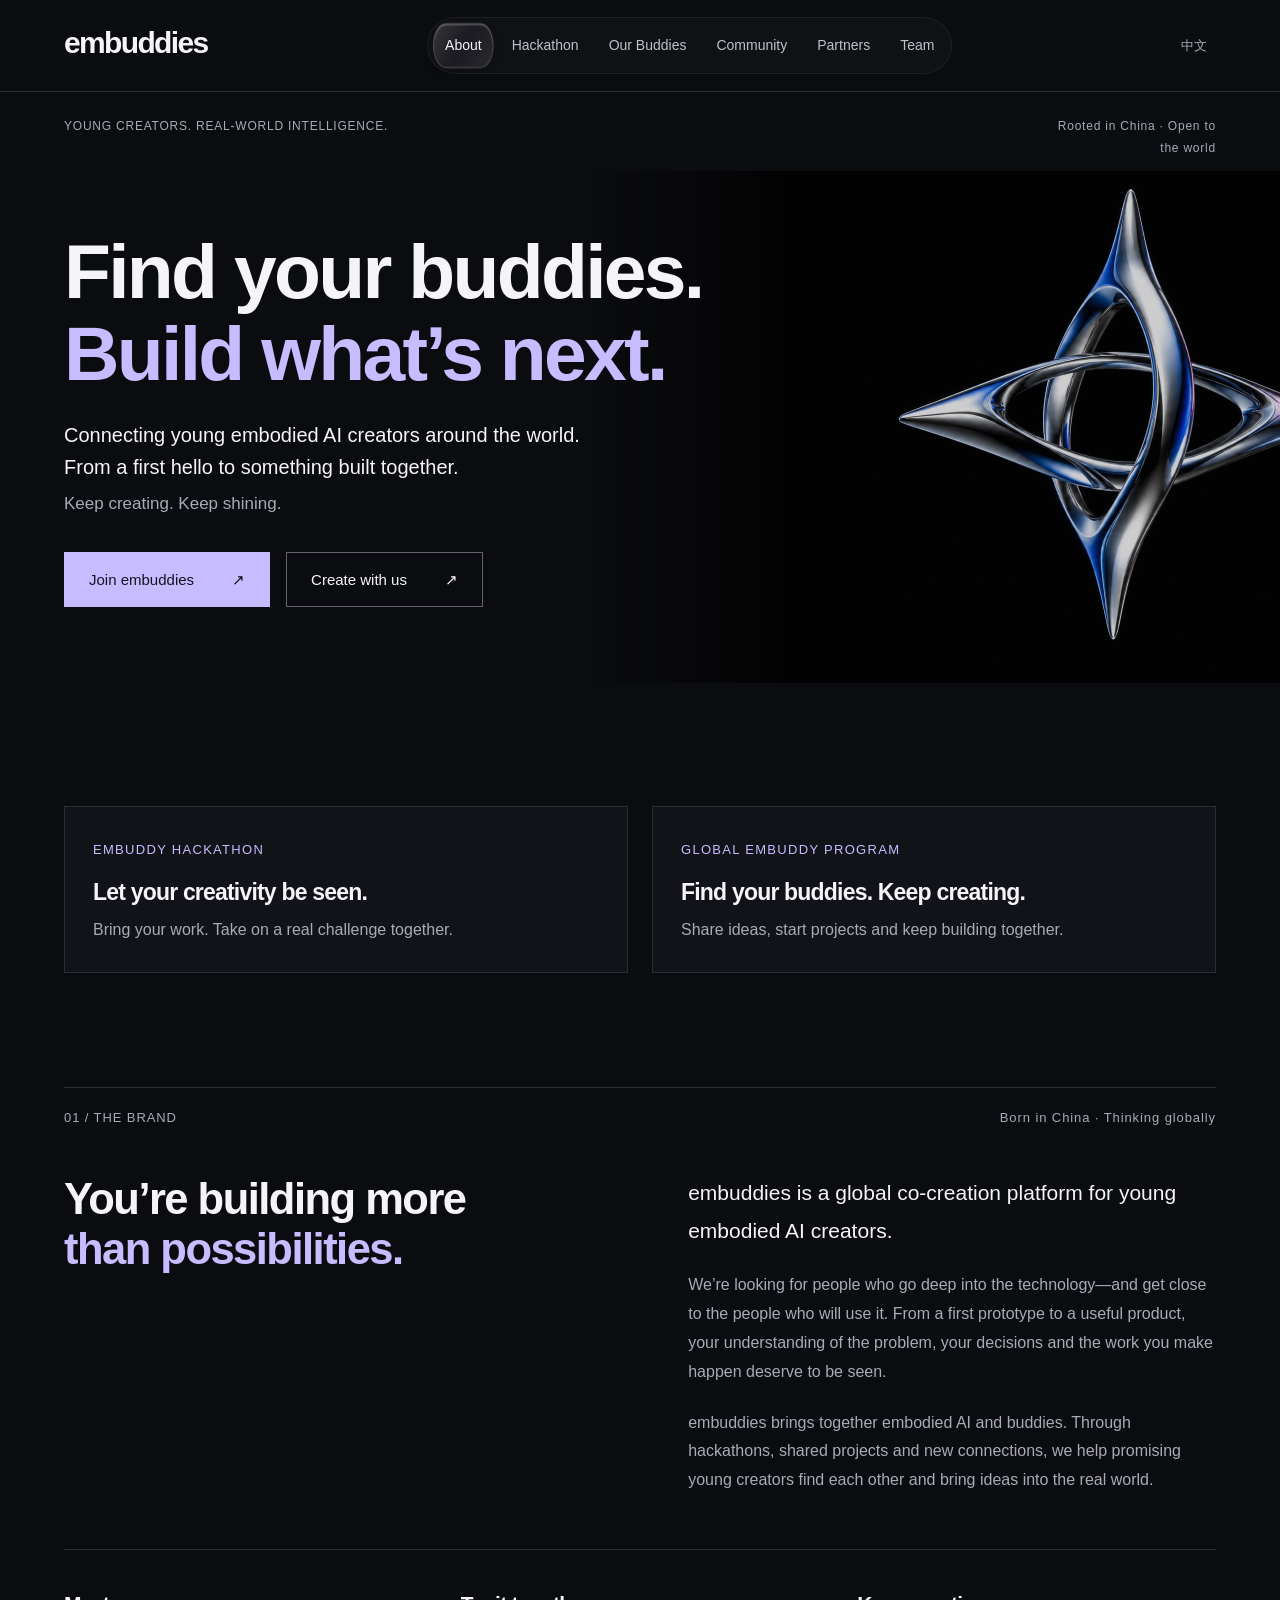
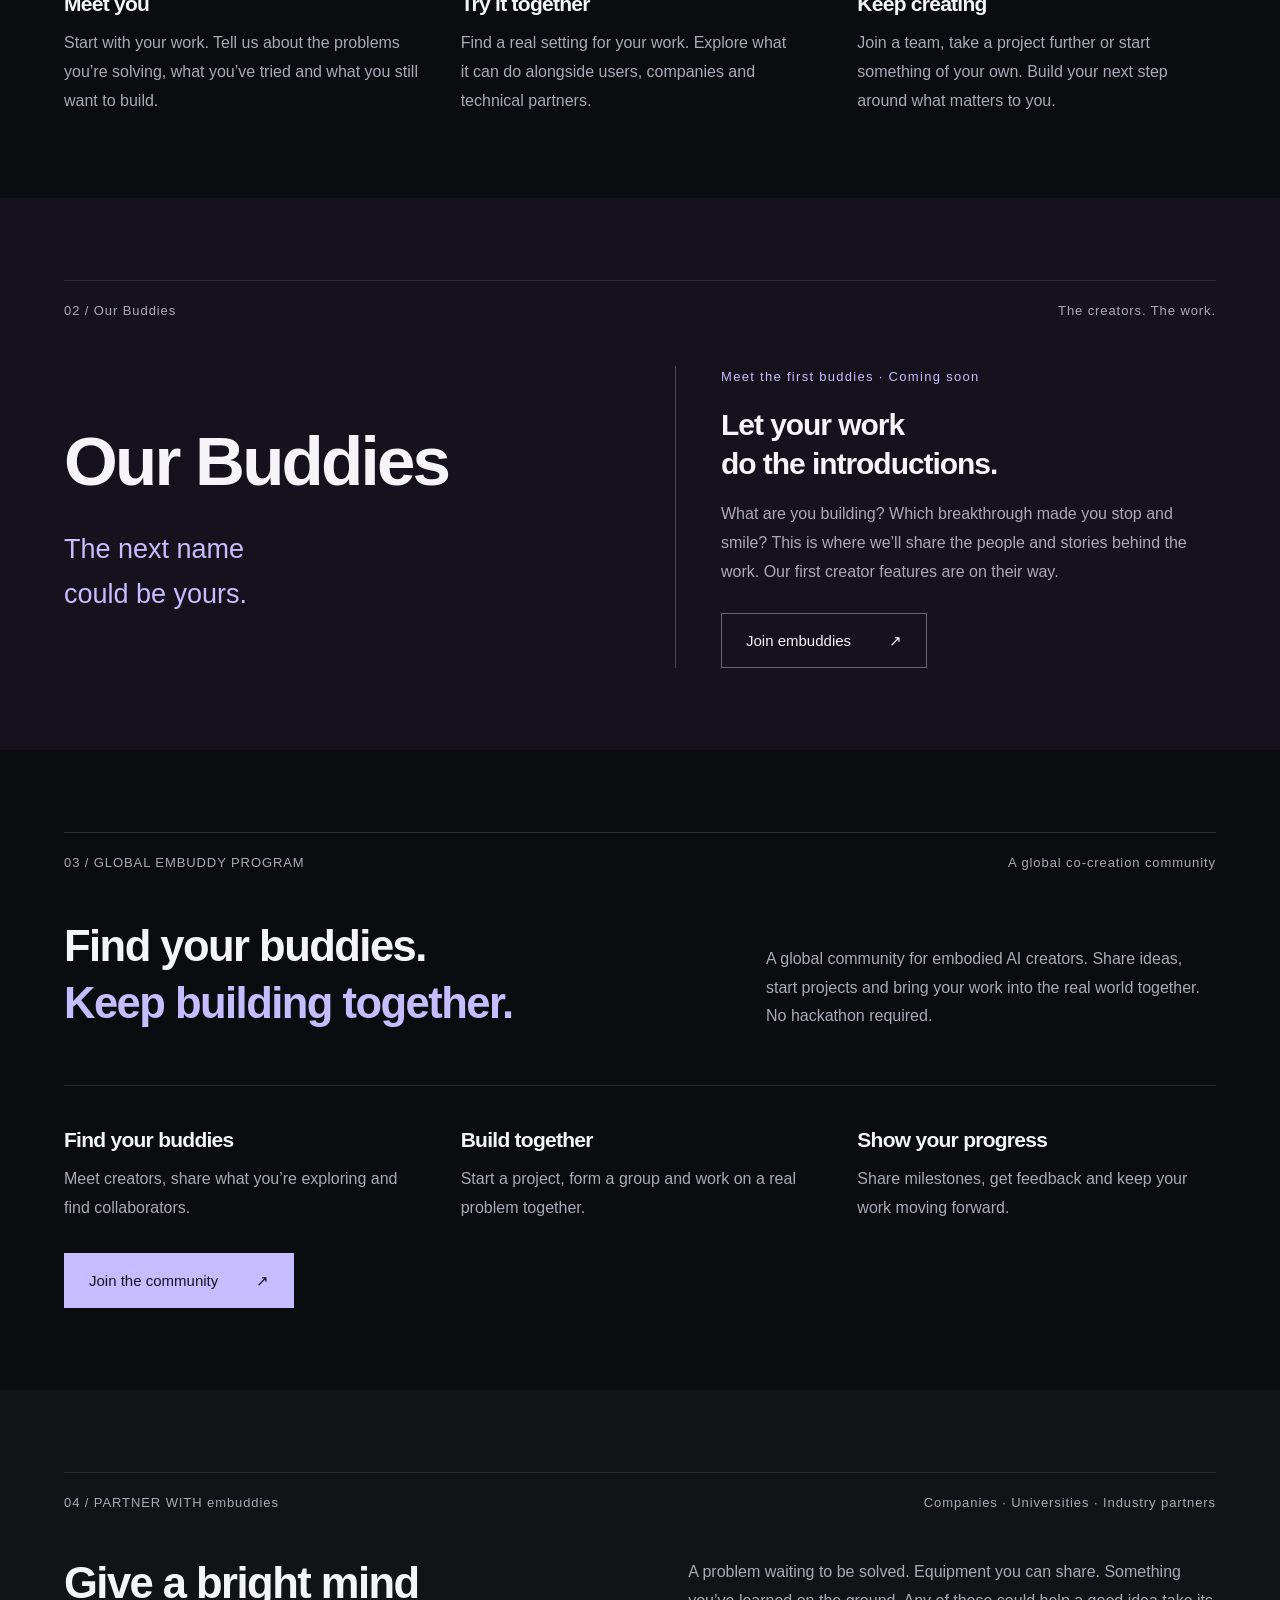
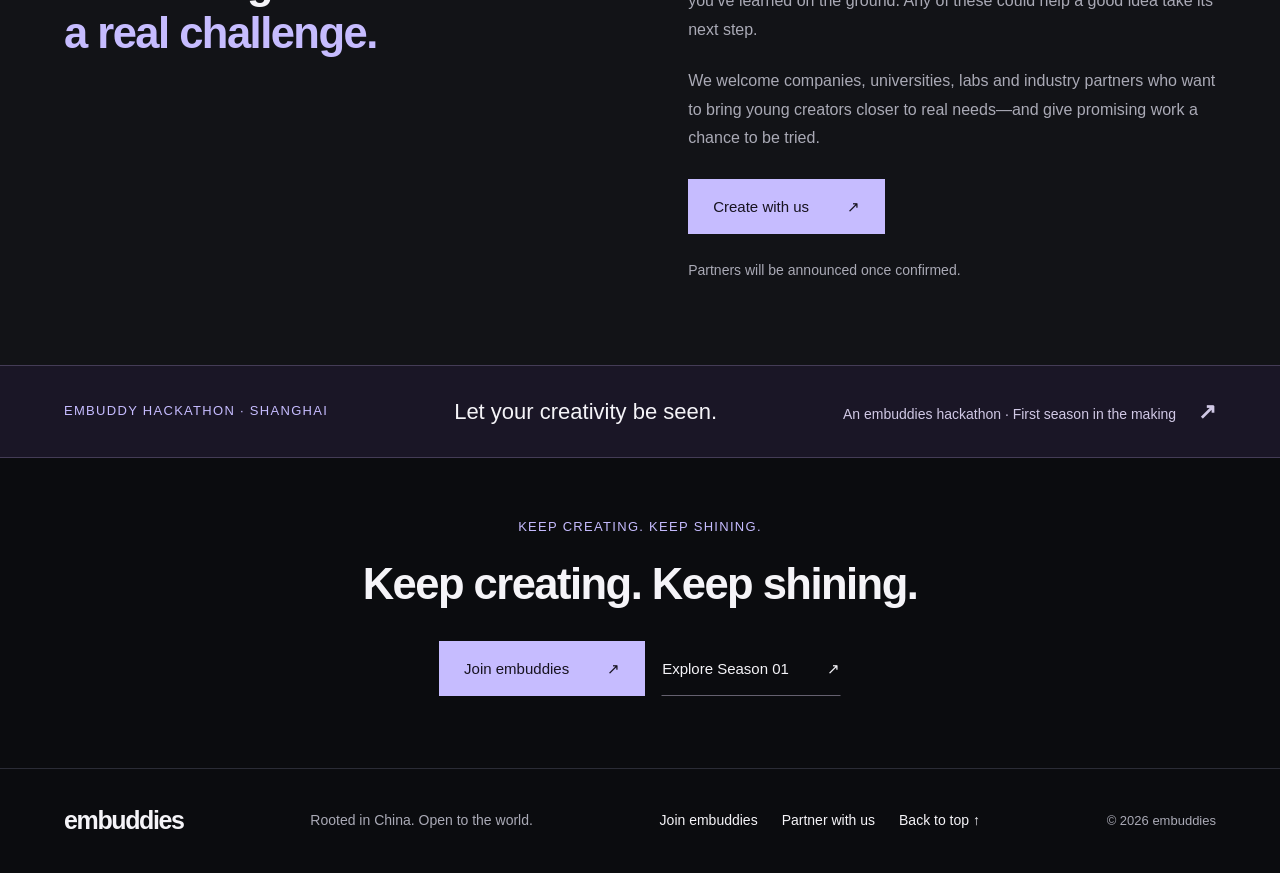
<file: index.html>
<!doctype html><html lang="en"><head><meta charset="utf-8"><meta name="viewport" content="width=device-width,initial-scale=1"><meta name="theme-color" content="#0b0c0f"><title>embuddies — Find your buddies. Build what’s next.</title><meta name="description" content="A global innovation platform for young embodied AI creators, connecting promising young creators with real-world possibilities."><link rel="icon" type="image/svg+xml" href="data:image/svg+xml,%3Csvg xmlns='http://www.w3.org/2000/svg' viewBox='0 0 64 64'%3E%3Crect width='64' height='64' rx='16' fill='%230b0c0f'/%3E%3Ctext x='14' y='47' font-size='48' font-family='Arial' font-weight='bold' fill='%23c6bcff'%3Ee%3C/text%3E%3C/svg%3E"><link rel="stylesheet" href="/style.css"><script defer src="/app.js"></script><link rel="alternate" hreflang="en" href="/index.html"><link rel="alternate" hreflang="zh-CN" href="/zh/index.html"></head><body id="top"><a class="skip" href="#main">Skip to content</a><header class="site-header"><a href="/" class="logo" aria-label="embuddies home"><span class="embuddies-wordmark">embuddies</span></a><a class="language-switch" href="/zh/index.html" lang="zh-CN" hreflang="zh-CN" aria-label="切换到中文版">中文</a><button class="menu-button" aria-controls="navigation" aria-expanded="false" aria-label="Open navigation">Menu <span aria-hidden="true">＋</span></button><nav id="navigation" aria-label="Main navigation"><a href="/index.html#about" aria-current="page">About</a><a href="/season-01.html">Hackathon</a><a href="/index.html#idols">Our Buddies</a><a href="/index.html#community">Community</a><a href="/partner.html">Partners</a><a href="/team.html">Team</a></nav><a class="header-action" href="/join.html">Join embuddies <span aria-hidden="true">↗</span></a></header><main id="main"><section class="hero wrap"><div class="hero-top"><span>YOUNG CREATORS. REAL-WORLD INTELLIGENCE.</span><span>Rooted in China · Open to the world</span></div><div class="hero-art" aria-hidden="true"><img src="/assets/hero.png" width="1536" height="1024" alt="" fetchpriority="high"></div><div class="hero-copy"><h1>Find your buddies.<br><span>Build what’s next.</span></h1><p class="hero-position">Connecting young embodied AI creators around the world. From a first hello to something built together.</p><p class="hero-intro">Keep creating. Keep shining.</p><div class="actions"><a class="button primary" href="/join.html">Join embuddies<span aria-hidden="true">↗</span></a><a class="button secondary" href="/partner.html">Create with us<span aria-hidden="true">↗</span></a></div></div></section>
<div class="program-links wrap"><a href="/season-01.html"><span class="eyebrow">EMBUDDY HACKATHON</span><h3>Let your creativity be seen.</h3><p>Bring your work. Take on a real challenge together.</p></a><a href="#community"><span class="eyebrow">GLOBAL EMBUDDY PROGRAM</span><h3>Find your buddies. Keep creating.</h3><p>Share ideas, start projects and keep building together.</p></a></div><section class="section wrap" id="about"><div class="section-label"><span>01 / THE BRAND</span><span>Born in China · Thinking globally</span></div><div class="editorial-grid"><div><h2>You’re building more<br><span class="accent">than possibilities.</span></h2></div><div class="prose"><p class="lead">embuddies is a global co-creation platform for young embodied AI creators.</p><p>We’re looking for people who go deep into the technology—and get close to the people who will use it. From a first prototype to a useful product, your understanding of the problem, your decisions and the work you make happen deserve to be seen.</p><p>embuddies brings together embodied AI and buddies. Through hackathons, shared projects and new connections, we help promising young creators find each other and bring ideas into the real world.</p></div></div><div class="brand-pillars"><article><h3>Meet you</h3><p>Start with your work. Tell us about the problems you’re solving, what you’ve tried and what you still want to build.</p></article><article><h3>Try it together</h3><p>Find a real setting for your work. Explore what it can do alongside users, companies and technical partners.</p></article><article><h3>Keep creating</h3><p>Join a team, take a project further or start something of your own. Build your next step around what matters to you.</p></article></div></section>
<section class="section roster-section" id="idols"><div class="wrap"><div class="section-label"><span>02 / Our Buddies</span><span>The creators. The work.</span></div><div class="roster-layout"><div><h2 class="display-en">Our Buddies</h2><p class="roster-line">The next name<br>could be yours.</p></div><div class="roster-invitation"><p class="eyebrow">Meet the first buddies · Coming soon</p><h3>Let your work<br>do the introductions.</h3><p>What are you building? Which breakthrough made you stop and smile? This is where we’ll share the people and stories behind the work. Our first creator features are on their way.</p><a class="button secondary" href="/join.html">Join embuddies<span aria-hidden="true">↗</span></a></div></div></div></section>
<section class="section wrap" id="community"><div class="section-label"><span>03 / GLOBAL EMBUDDY PROGRAM</span><span>A global co-creation community</span></div><div class="section-heading"><h2>Find your buddies.<br><span class="accent">Keep building together.</span></h2><p>A global community for embodied AI creators. Share ideas, start projects and bring your work into the real world together. No hackathon required.</p></div><div class="brand-pillars"><article><h3>Find your buddies</h3><p>Meet creators, share what you’re exploring and find collaborators.</p></article><article><h3>Build together</h3><p>Start a project, form a group and work on a real problem together.</p></article><article><h3>Show your progress</h3><p>Share milestones, get feedback and keep your work moving forward.</p></article></div><div class="actions program-actions"><a class="button primary" href="/join.html">Join the community<span aria-hidden="true">↗</span></a></div></section>
<section class="section partner-band" id="partners"><div class="wrap"><div class="section-label"><span>04 / PARTNER WITH embuddies</span><span>Companies · Universities · Industry partners</span></div><div class="editorial-grid"><div><h2>Give a bright mind<br><span class="accent">a real challenge.</span></h2></div><div class="prose"><p>A problem waiting to be solved. Equipment you can share. Something you’ve learned on the ground. Any of these could help a good idea take its next step.</p><p>We welcome companies, universities, labs and industry partners who want to bring young creators closer to real needs—and give promising work a chance to be tried.</p><a class="button primary" href="/partner.html">Create with us<span aria-hidden="true">↗</span></a><p class="fine-print">Partners will be announced once confirmed.</p></div></div></div></section>
<a class="season-banner wrap" href="/season-01.html"><span class="eyebrow">EMBUDDY HACKATHON · SHANGHAI</span><strong>Let your creativity be seen.</strong><span>An embuddies hackathon · First season in the making <b aria-hidden="true">↗</b></span></a>

<section class="closing wrap"><p class="eyebrow">KEEP CREATING. KEEP SHINING.</p><h2>Keep creating. Keep shining.</h2><div class="actions"><a class="button primary" href="/join.html">Join embuddies<span aria-hidden="true">↗</span></a><a class="button text-button" href="/season-01.html">Explore Season 01<span aria-hidden="true">↗</span></a></div></section></main><footer class="site-footer"><a href="/" class="footer-name"><span class="embuddies-wordmark">embuddies</span></a><p>Rooted in China. Open to the world.</p><div><a href="/join.html">Join embuddies</a><a href="/partner.html">Partner with us</a><a href="#top">Back to top ↑</a></div><small>© 2026 embuddies</small></footer></body></html>
</file>
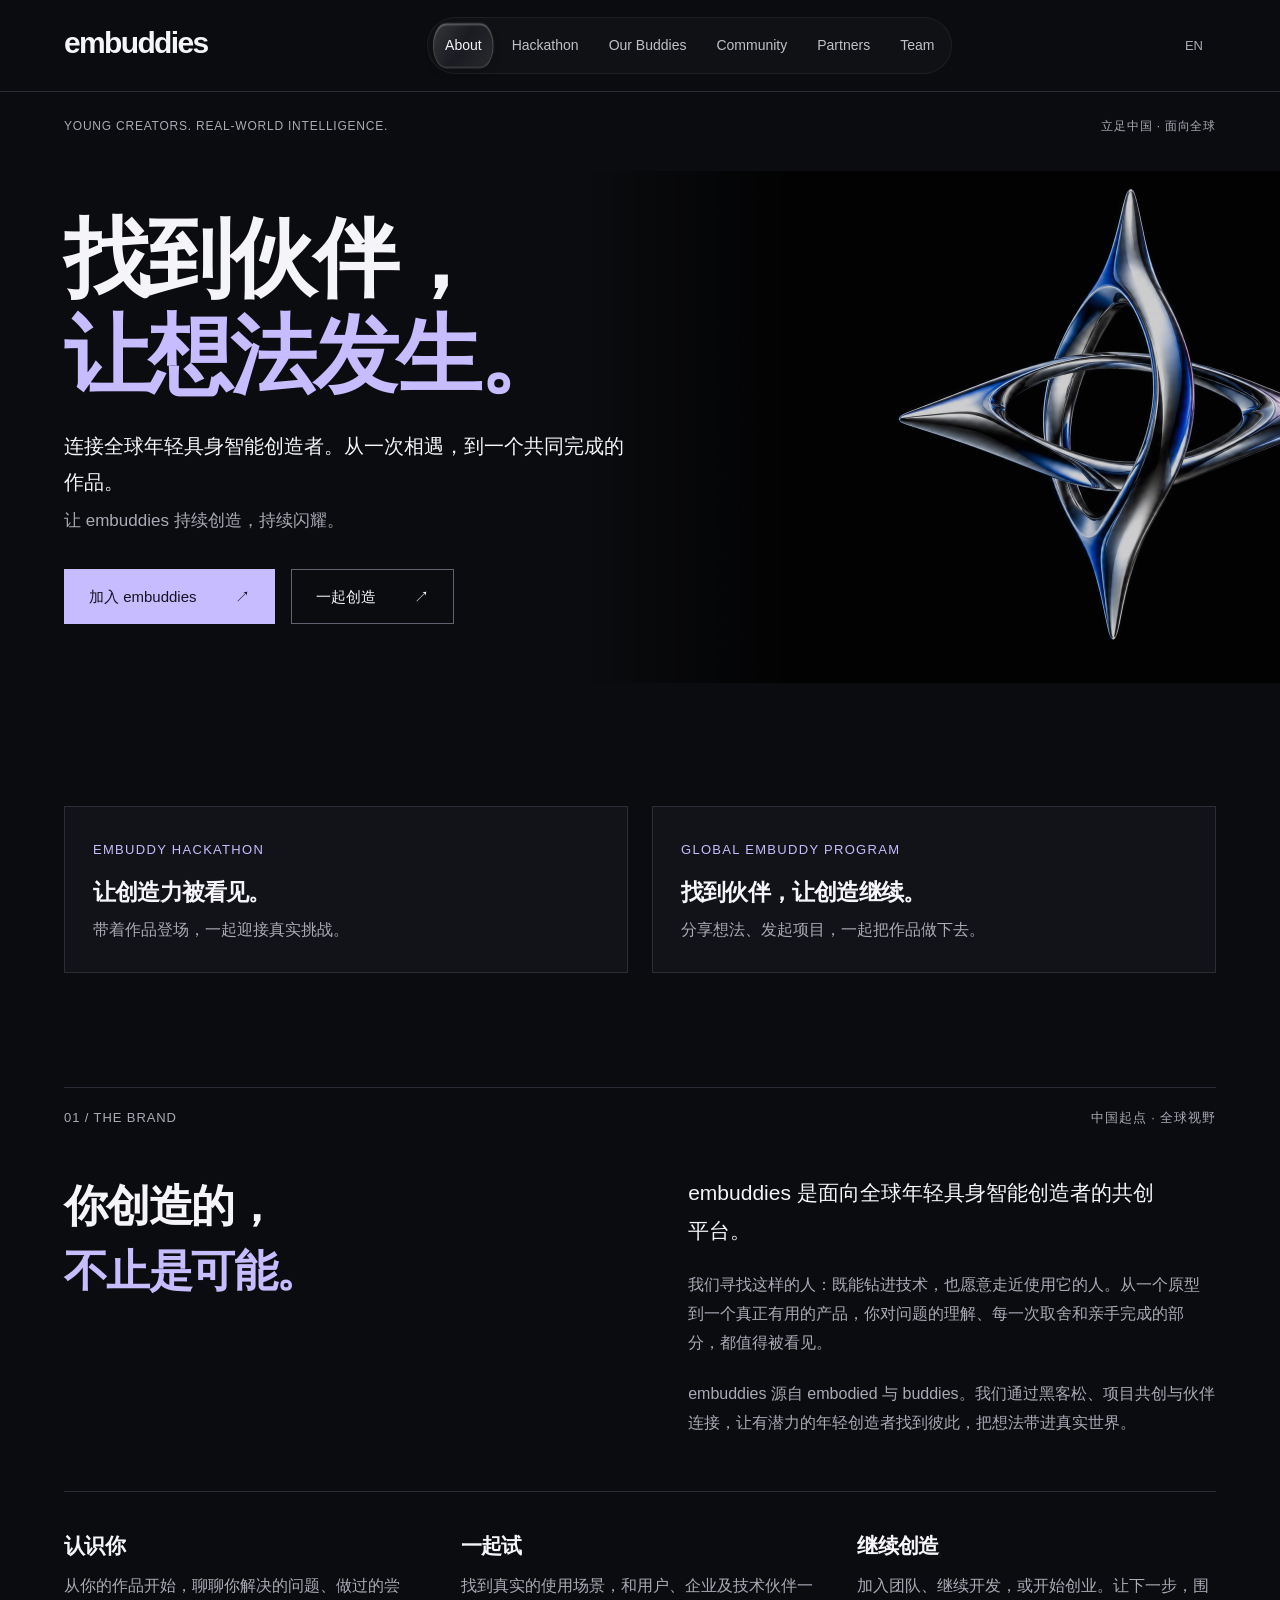
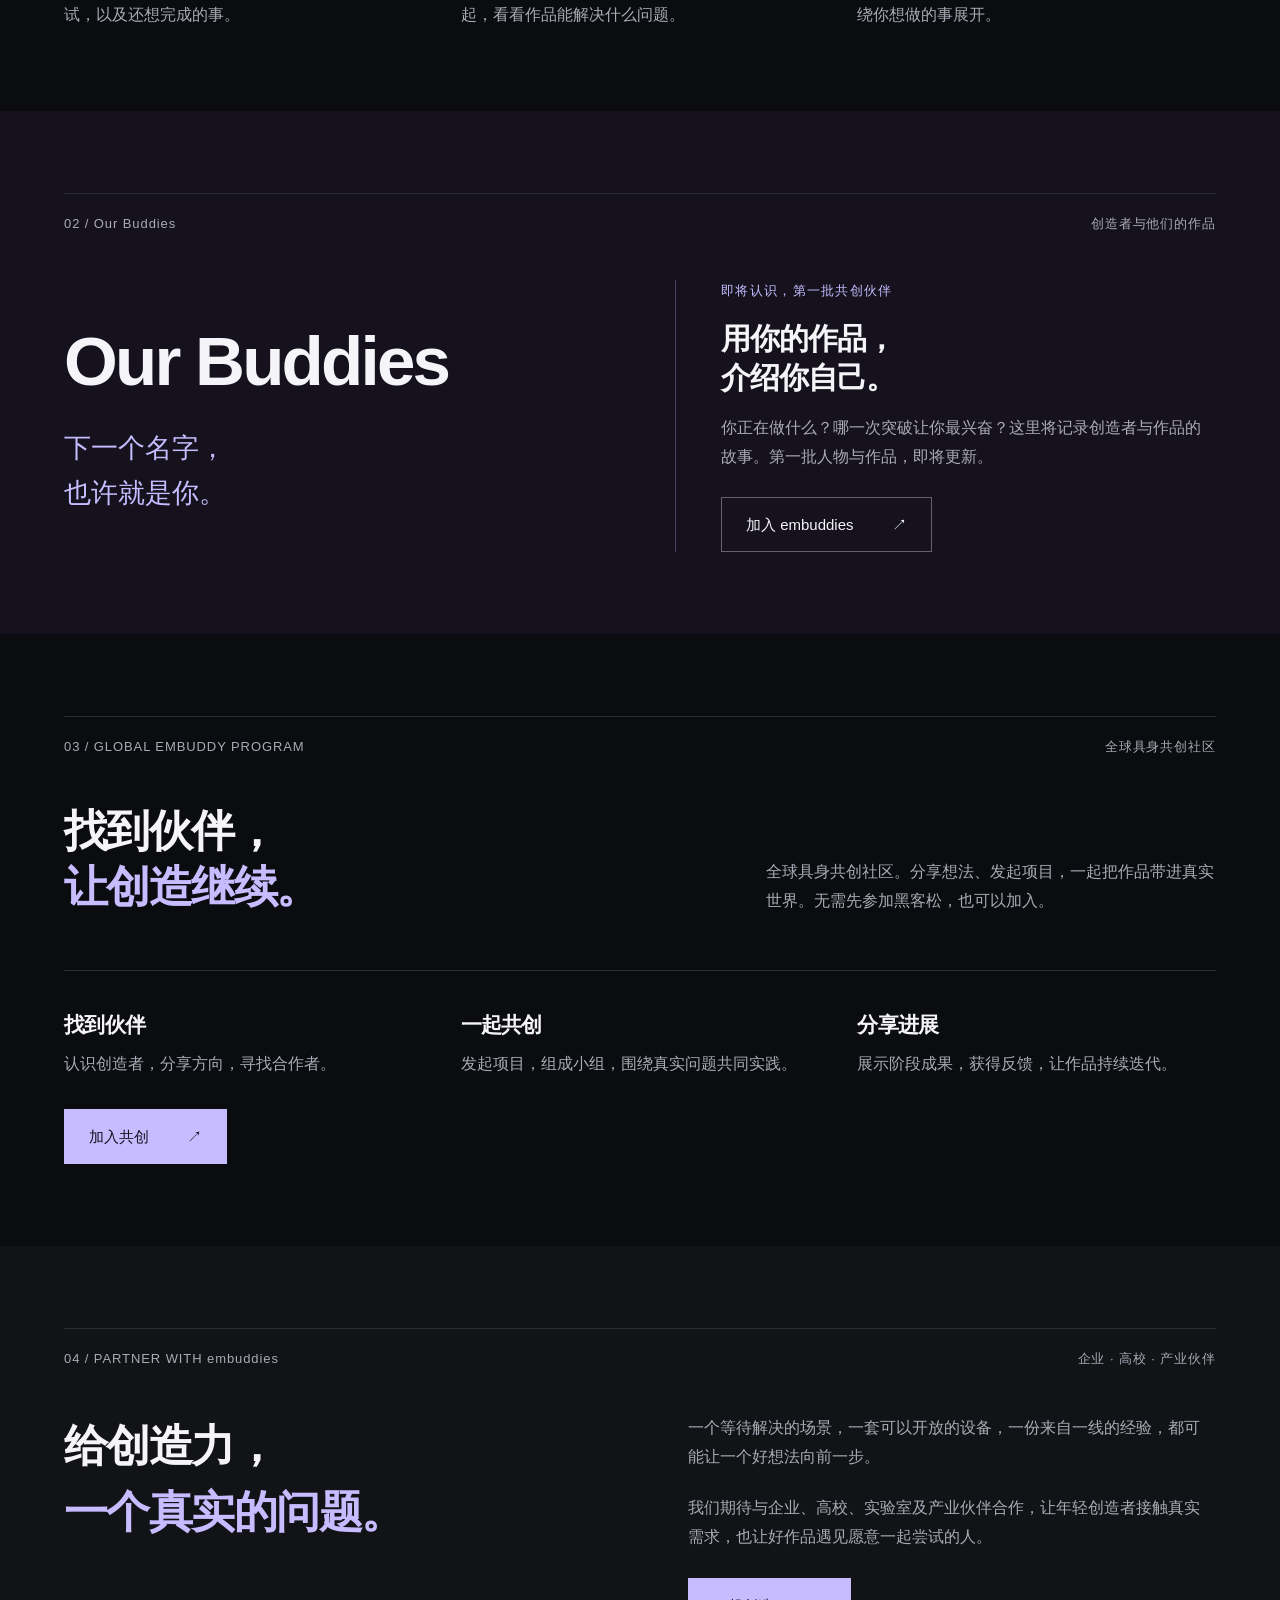
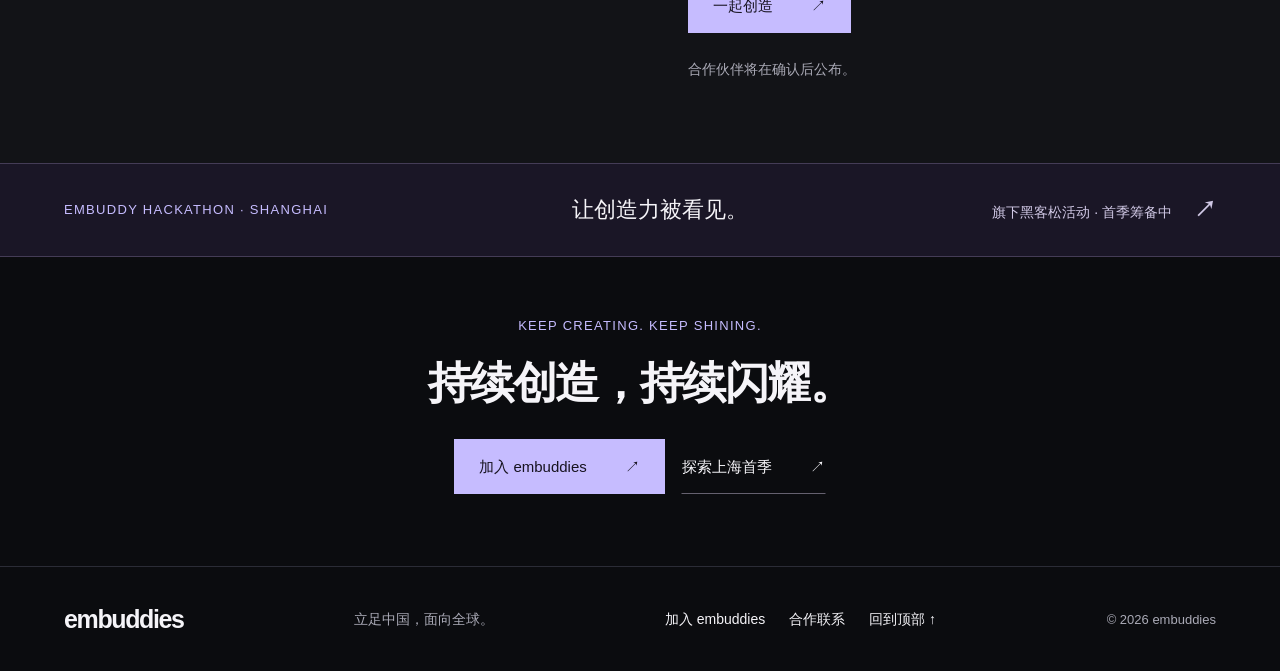
<file: zh/index.html>
<!doctype html><html lang="zh-CN"><head><meta charset="utf-8"><meta name="viewport" content="width=device-width,initial-scale=1"><meta name="theme-color" content="#0b0c0f"><title>embuddies — 找到伙伴，让想法发生</title><meta name="description" content="面向全球年轻具身智能创造者的共创平台。连接全球年轻具身智能创造者。从一次相遇，到一个共同完成的作品。"><link rel="icon" type="image/svg+xml" href="data:image/svg+xml,%3Csvg xmlns='http://www.w3.org/2000/svg' viewBox='0 0 64 64'%3E%3Crect width='64' height='64' rx='16' fill='%230b0c0f'/%3E%3Ctext x='14' y='47' font-size='48' font-family='Arial' font-weight='bold' fill='%23c6bcff'%3Ee%3C/text%3E%3C/svg%3E"><link rel="stylesheet" href="/style.css"><script defer src="/app.js"></script><link rel="alternate" hreflang="en" href="/index.html"><link rel="alternate" hreflang="zh-CN" href="/zh/index.html"></head><body id="top"><a class="skip" href="#main">跳至正文</a><header class="site-header"><a href="/zh/index.html" class="logo" aria-label="embuddies 首页"><span class="embuddies-wordmark">embuddies</span></a><a class="language-switch" href="/index.html" lang="en" hreflang="en" aria-label="Switch to English">EN</a><button class="menu-button" aria-controls="navigation" aria-expanded="false" aria-label="打开导航">菜单 <span aria-hidden="true">＋</span></button><nav id="navigation" aria-label="主导航"><a href="/zh/index.html#about" aria-current="page">About</a><a href="/zh/season-01.html">Hackathon</a><a href="/zh/index.html#idols">Our Buddies</a><a href="/zh/index.html#community">Community</a><a href="/zh/partner.html">Partners</a><a href="/zh/team.html">Team</a></nav><a class="header-action" href="/zh/join.html">加入 embuddies <span aria-hidden="true">↗</span></a></header><main id="main"><section class="hero wrap"><div class="hero-top"><span>YOUNG CREATORS. REAL-WORLD INTELLIGENCE.</span><span>立足中国 · 面向全球</span></div><div class="hero-art" aria-hidden="true"><img src="/assets/hero.png" width="1536" height="1024" alt="" fetchpriority="high"></div><div class="hero-copy"><h1>找到伙伴，<br><span>让想法发生。</span></h1><p class="hero-position">连接全球年轻具身智能创造者。从一次相遇，到一个共同完成的作品。</p><p class="hero-intro">让 embuddies 持续创造，持续闪耀。</p><div class="actions"><a class="button primary" href="/zh/join.html">加入 embuddies<span aria-hidden="true">↗</span></a><a class="button secondary" href="/zh/partner.html">一起创造<span aria-hidden="true">↗</span></a></div></div></section>
<div class="program-links wrap"><a href="/zh/season-01.html"><span class="eyebrow">EMBUDDY HACKATHON</span><h3>让创造力被看见。</h3><p>带着作品登场，一起迎接真实挑战。</p></a><a href="#community"><span class="eyebrow">GLOBAL EMBUDDY PROGRAM</span><h3>找到伙伴，让创造继续。</h3><p>分享想法、发起项目，一起把作品做下去。</p></a></div><section class="section wrap" id="about"><div class="section-label"><span>01 / THE BRAND</span><span>中国起点 · 全球视野</span></div><div class="editorial-grid"><div><h2>你创造的，<br><span class="accent">不止是可能。</span></h2></div><div class="prose"><p class="lead">embuddies 是面向全球年轻具身智能创造者的共创平台。</p><p>我们寻找这样的人：既能钻进技术，也愿意走近使用它的人。从一个原型到一个真正有用的产品，你对问题的理解、每一次取舍和亲手完成的部分，都值得被看见。</p><p>embuddies 源自 embodied 与 buddies。我们通过黑客松、项目共创与伙伴连接，让有潜力的年轻创造者找到彼此，把想法带进真实世界。</p></div></div><div class="brand-pillars"><article><h3>认识你</h3><p>从你的作品开始，聊聊你解决的问题、做过的尝试，以及还想完成的事。</p></article><article><h3>一起试</h3><p>找到真实的使用场景，和用户、企业及技术伙伴一起，看看作品能解决什么问题。</p></article><article><h3>继续创造</h3><p>加入团队、继续开发，或开始创业。让下一步，围绕你想做的事展开。</p></article></div></section>
<section class="section roster-section" id="idols"><div class="wrap"><div class="section-label"><span>02 / Our Buddies</span><span>创造者与他们的作品</span></div><div class="roster-layout"><div><h2 class="display-en">Our Buddies</h2><p class="roster-line">下一个名字，<br>也许就是你。</p></div><div class="roster-invitation"><p class="eyebrow">即将认识，第一批共创伙伴</p><h3>用你的作品，<br>介绍你自己。</h3><p>你正在做什么？哪一次突破让你最兴奋？这里将记录创造者与作品的故事。第一批人物与作品，即将更新。</p><a class="button secondary" href="/zh/join.html">加入 embuddies<span aria-hidden="true">↗</span></a></div></div></div></section>
<section class="section wrap" id="community"><div class="section-label"><span>03 / GLOBAL EMBUDDY PROGRAM</span><span>全球具身共创社区</span></div><div class="section-heading"><h2>找到伙伴，<br><span class="accent">让创造继续。</span></h2><p>全球具身共创社区。分享想法、发起项目，一起把作品带进真实世界。无需先参加黑客松，也可以加入。</p></div><div class="brand-pillars"><article><h3>找到伙伴</h3><p>认识创造者，分享方向，寻找合作者。</p></article><article><h3>一起共创</h3><p>发起项目，组成小组，围绕真实问题共同实践。</p></article><article><h3>分享进展</h3><p>展示阶段成果，获得反馈，让作品持续迭代。</p></article></div><div class="actions program-actions"><a class="button primary" href="/zh/join.html">加入共创<span aria-hidden="true">↗</span></a></div></section>
<section class="section partner-band" id="partners"><div class="wrap"><div class="section-label"><span>04 / PARTNER WITH embuddies</span><span>企业 · 高校 · 产业伙伴</span></div><div class="editorial-grid"><div><h2>给创造力，<br><span class="accent">一个真实的问题。</span></h2></div><div class="prose"><p>一个等待解决的场景，一套可以开放的设备，一份来自一线的经验，都可能让一个好想法向前一步。</p><p>我们期待与企业、高校、实验室及产业伙伴合作，让年轻创造者接触真实需求，也让好作品遇见愿意一起尝试的人。</p><a class="button primary" href="/zh/partner.html">一起创造<span aria-hidden="true">↗</span></a><p class="fine-print">合作伙伴将在确认后公布。</p></div></div></div></section>
<a class="season-banner wrap" href="/zh/season-01.html"><span class="eyebrow">EMBUDDY HACKATHON · SHANGHAI</span><strong>让创造力被看见。</strong><span>旗下黑客松活动 · 首季筹备中 <b aria-hidden="true">↗</b></span></a>

<section class="closing wrap"><p class="eyebrow">KEEP CREATING. KEEP SHINING.</p><h2>持续创造，持续闪耀。</h2><div class="actions"><a class="button primary" href="/zh/join.html">加入 embuddies<span aria-hidden="true">↗</span></a><a class="button text-button" href="/zh/season-01.html">探索上海首季<span aria-hidden="true">↗</span></a></div></section></main><footer class="site-footer"><a href="/zh/index.html" class="footer-name"><span class="embuddies-wordmark">embuddies</span></a><p>立足中国，面向全球。</p><div><a href="/zh/join.html">加入 embuddies</a><a href="/zh/partner.html">合作联系</a><a href="#top">回到顶部 ↑</a></div><small>© 2026 embuddies</small></footer></body></html>
</file>
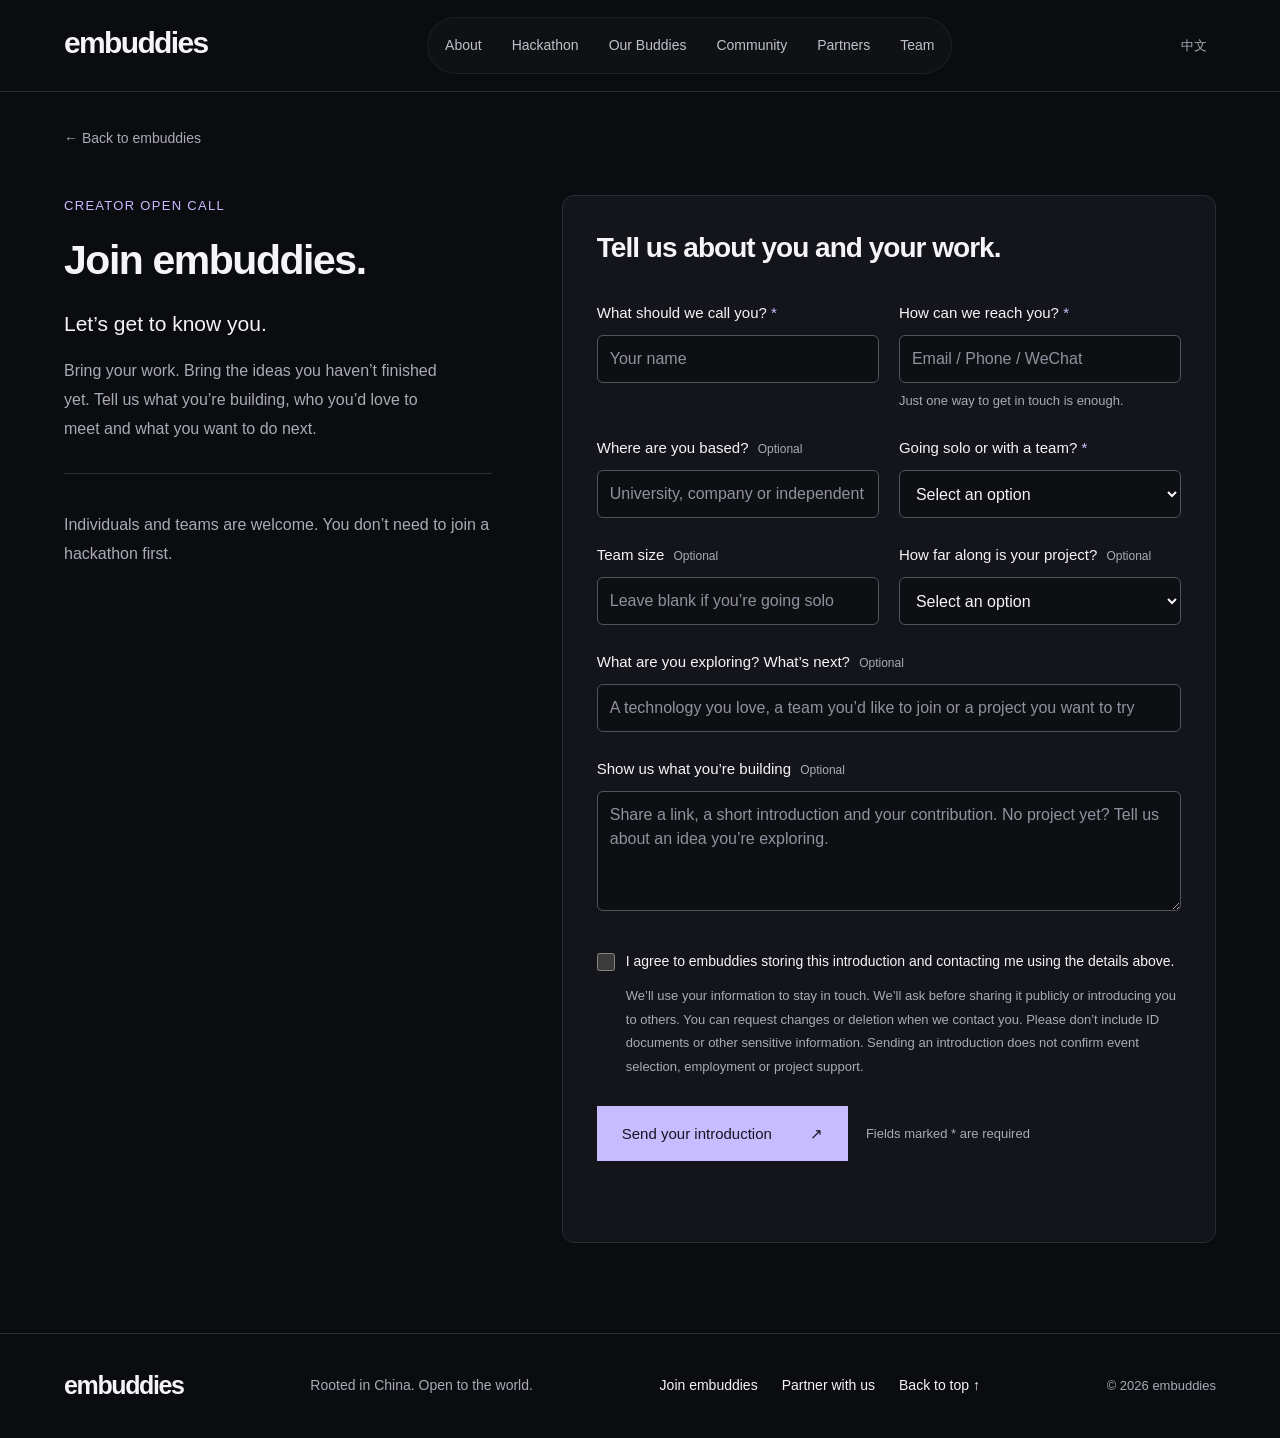
<file: join.html>
<!doctype html><html lang="en"><head><meta charset="utf-8"><meta name="viewport" content="width=device-width,initial-scale=1"><meta name="theme-color" content="#0b0c0f"><title>Join embuddies — embuddies</title><meta name="description" content="Bring your work. Bring the ideas you haven’t finished yet. Tell us what you’re building, who you’d love to meet and what you want to do next."><link rel="icon" type="image/svg+xml" href="data:image/svg+xml,%3Csvg xmlns='http://www.w3.org/2000/svg' viewBox='0 0 64 64'%3E%3Crect width='64' height='64' rx='16' fill='%230b0c0f'/%3E%3Ctext x='14' y='47' font-size='48' font-family='Arial' font-weight='bold' fill='%23c6bcff'%3Ee%3C/text%3E%3C/svg%3E"><link rel="stylesheet" href="/style.css"><script defer src="/app.js"></script><link rel="alternate" hreflang="en" href="/join.html"><link rel="alternate" hreflang="zh-CN" href="/zh/join.html"></head><body id="top"><a class="skip" href="#main">Skip to content</a><header class="site-header"><a href="/" class="logo" aria-label="embuddies home"><span class="embuddies-wordmark">embuddies</span></a><a class="language-switch" href="/zh/join.html" lang="zh-CN" hreflang="zh-CN" aria-label="切换到中文版">中文</a><button class="menu-button" aria-controls="navigation" aria-expanded="false" aria-label="Open navigation">Menu <span aria-hidden="true">＋</span></button><nav id="navigation" aria-label="Main navigation"><a href="/index.html#about">About</a><a href="/season-01.html">Hackathon</a><a href="/index.html#idols">Our Buddies</a><a href="/index.html#community">Community</a><a href="/partner.html">Partners</a><a href="/team.html">Team</a></nav><a class="header-action" href="/join.html">Join embuddies <span aria-hidden="true">↗</span></a></header><main id="main"><section class="form-page wrap"><a href="/" class="back-link">← Back to embuddies</a><div class="form-layout"><aside class="form-intro"><p class="eyebrow">CREATOR OPEN CALL</p><h1>Join embuddies.</h1><p class="lead">Let’s get to know you.</p><p>Bring your work. Bring the ideas you haven’t finished yet. Tell us what you’re building, who you’d love to meet and what you want to do next.</p><div class="form-context"><p>Individuals and teams are welcome. You don’t need to join a hackathon first.</p></div></aside><div class="form-surface"><div class="form-heading"><h2>Tell us about you and your work.</h2></div><form class="intake-form" data-form-kind="creator" action="/api/submissions" method="post"><div class="form-grid"><div class="field"><label for="name">What should we call you? <span class="required-mark">*</span></label><input id="name" name="name" type="text" maxlength="200" placeholder="Your name" required autocomplete="name"></div><div class="field"><label for="contact">How can we reach you? <span class="required-mark">*</span></label><input id="contact" name="contact" type="text" maxlength="150" placeholder="Email / Phone / WeChat" minlength="3" aria-describedby="contact-hint" required><p class="field-hint" id="contact-hint">Just one way to get in touch is enough.</p></div><div class="field"><label for="organization">Where are you based? <span class="optional">Optional</span></label><input id="organization" name="organization" type="text" maxlength="200" placeholder="University, company or independent creator"></div><div class="field"><label for="entry_type">Going solo or with a team? <span class="required-mark">*</span></label><select id="entry_type" name="entry_type" required><option value="">Select an option</option><option value="个人">Solo creator</option><option value="已有团队">Existing team</option></select></div><div class="field"><label for="team_size">Team size <span class="optional">Optional</span></label><input id="team_size" name="team_size" type="number" min="1" max="100" step="1" placeholder="Leave blank if you’re going solo"></div><div class="field"><label for="project_stage">How far along is your project? <span class="optional">Optional</span></label><select id="project_stage" name="project_stage"><option value="">Select an option</option><option value="尚未确定">Still exploring</option><option value="想法阶段">An idea</option><option value="已有原型">A prototype</option><option value="可演示作品">Ready to demo</option></select></div><div class="field full-width"><label for="interest">What are you exploring? What’s next? <span class="optional">Optional</span></label><input id="interest" name="interest" type="text" maxlength="200" placeholder="A technology you love, a team you’d like to join or a project you want to try"></div><div class="field full-width"><label for="project_summary">Show us what you’re building <span class="optional">Optional</span></label><textarea id="project_summary" name="project_summary" rows="4" maxlength="2000" placeholder="Share a link, a short introduction and your contribution. No project yet? Tell us about an idea you’re exploring."></textarea></div></div><div class="honeypot" aria-hidden="true"><label>Website<input name="website" tabindex="-1" autocomplete="off"></label></div><div class="consent"><input type="checkbox" id="consent" name="consent" required><label for="consent">I agree to embuddies storing this introduction and contacting me using the details above.</label></div><p class="form-privacy">We’ll use your information to stay in touch. We’ll ask before sharing it publicly or introducing you to others. You can request changes or deletion when we contact you. Please don’t include ID documents or other sensitive information. Sending an introduction does not confirm event selection, employment or project support.</p><div class="form-actions"><button class="button primary" type="submit">Send your introduction <span aria-hidden="true">↗</span></button><p>Fields marked * are required</p></div><p class="form-feedback" role="status" aria-live="polite"></p><noscript><p>JavaScript is needed to send this form. Nothing has been submitted yet.</p></noscript></form><div class="success-panel" hidden tabindex="-1"><p class="eyebrow">THANK YOU · RECEIVED</p><h2>Good to meet you.</h2><p>Your introduction is here. We’ll take a look at your work and ideas, and get in touch when there’s a relevant opportunity to connect.</p><p class="submission-reference"></p><a class="button secondary" href="/">Keep exploring embuddies <span aria-hidden="true">↗</span></a></div></div></div></section></main><footer class="site-footer"><a href="/" class="footer-name"><span class="embuddies-wordmark">embuddies</span></a><p>Rooted in China. Open to the world.</p><div><a href="/join.html">Join embuddies</a><a href="/partner.html">Partner with us</a><a href="#top">Back to top ↑</a></div><small>© 2026 embuddies</small></footer></body></html>
</file>
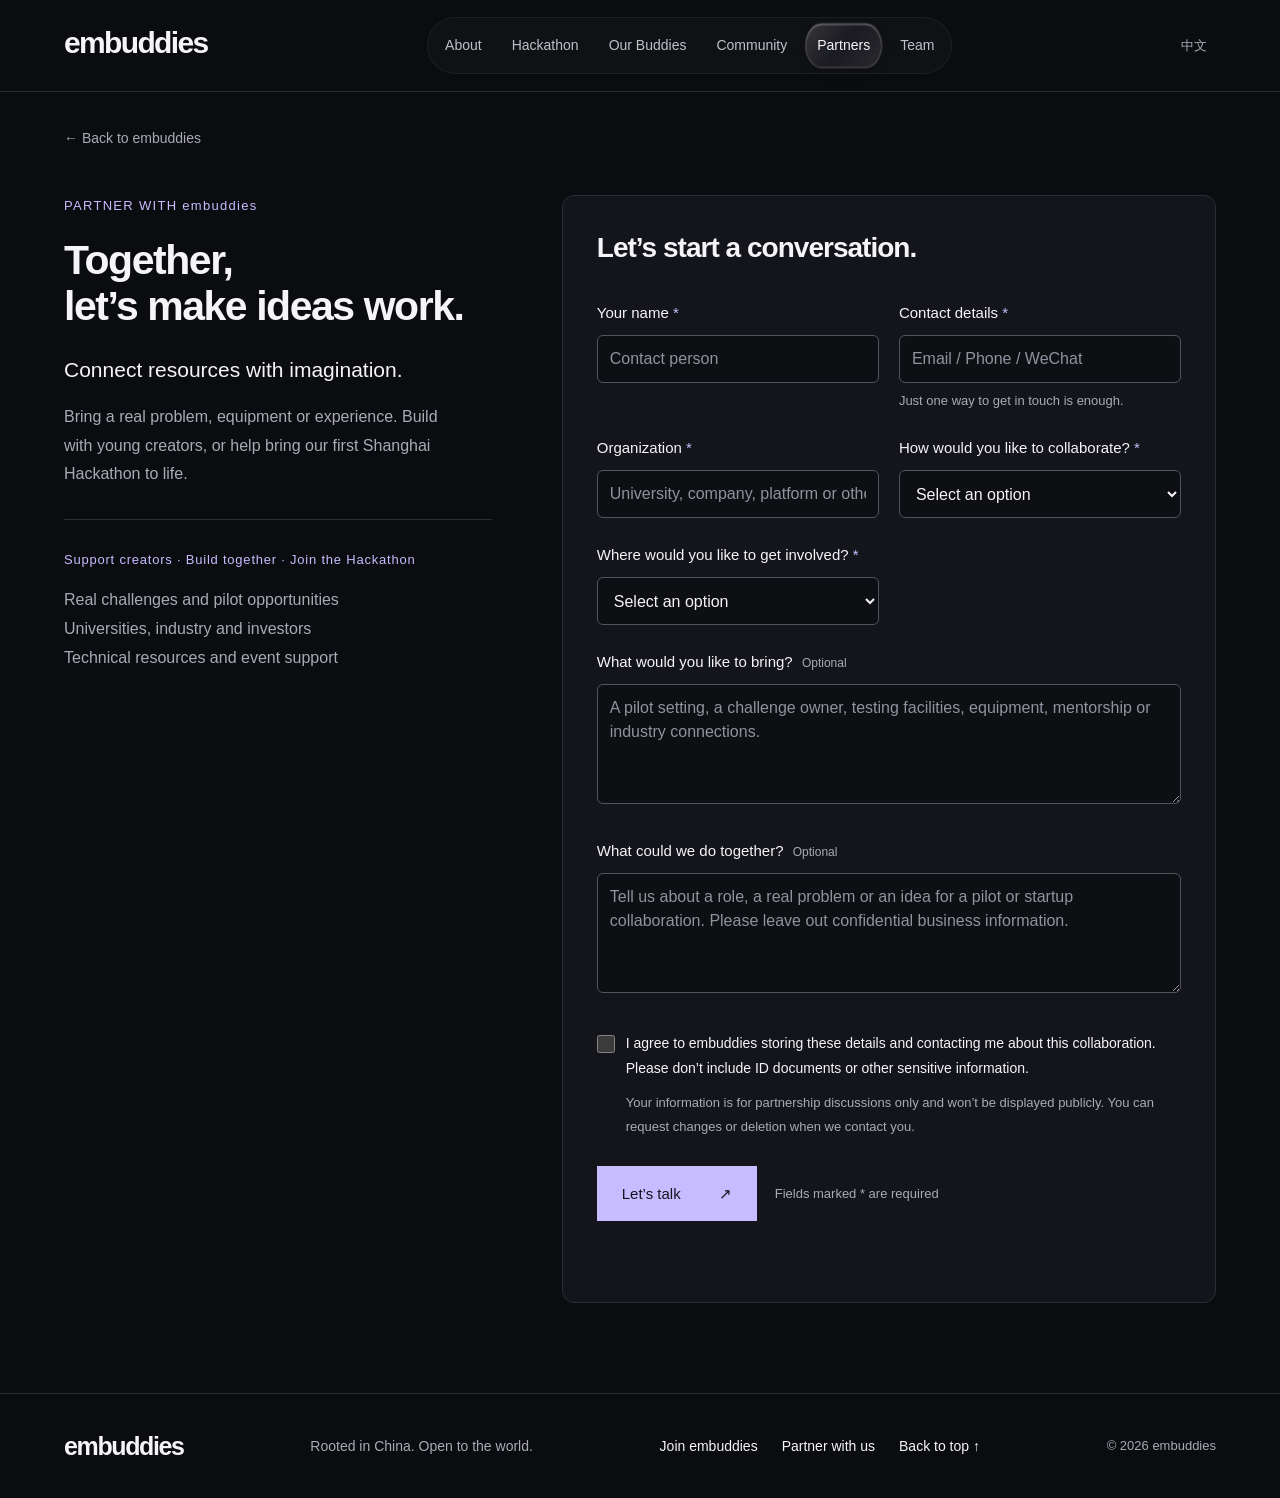
<file: partner.html>
<!doctype html><html lang="en"><head><meta charset="utf-8"><meta name="viewport" content="width=device-width,initial-scale=1"><meta name="theme-color" content="#0b0c0f"><title>Partner with us — embuddies</title><meta name="description" content="Bring a real problem, equipment or experience. Build with young creators, or help bring our first Shanghai Hackathon to life."><link rel="icon" type="image/svg+xml" href="data:image/svg+xml,%3Csvg xmlns='http://www.w3.org/2000/svg' viewBox='0 0 64 64'%3E%3Crect width='64' height='64' rx='16' fill='%230b0c0f'/%3E%3Ctext x='14' y='47' font-size='48' font-family='Arial' font-weight='bold' fill='%23c6bcff'%3Ee%3C/text%3E%3C/svg%3E"><link rel="stylesheet" href="/style.css"><script defer src="/app.js"></script><link rel="alternate" hreflang="en" href="/partner.html"><link rel="alternate" hreflang="zh-CN" href="/zh/partner.html"></head><body id="top"><a class="skip" href="#main">Skip to content</a><header class="site-header"><a href="/" class="logo" aria-label="embuddies home"><span class="embuddies-wordmark">embuddies</span></a><a class="language-switch" href="/zh/partner.html" lang="zh-CN" hreflang="zh-CN" aria-label="切换到中文版">中文</a><button class="menu-button" aria-controls="navigation" aria-expanded="false" aria-label="Open navigation">Menu <span aria-hidden="true">＋</span></button><nav id="navigation" aria-label="Main navigation"><a href="/index.html#about">About</a><a href="/season-01.html">Hackathon</a><a href="/index.html#idols">Our Buddies</a><a href="/index.html#community">Community</a><a href="/partner.html" aria-current="page">Partners</a><a href="/team.html">Team</a></nav><a class="header-action" href="/join.html">Join embuddies <span aria-hidden="true">↗</span></a></header><main id="main"><section class="form-page wrap"><a href="/" class="back-link">← Back to embuddies</a><div class="form-layout"><aside class="form-intro"><p class="eyebrow">PARTNER WITH embuddies</p><h1>Together,<br><span>let’s make ideas work.</span></h1><p class="lead">Connect resources with imagination.</p><p>Bring a real problem, equipment or experience. Build with young creators, or help bring our first Shanghai Hackathon to life.</p><div class="form-context"><span>Support creators · Build together · Join the Hackathon</span><p>Real challenges and pilot opportunities<br>Universities, industry and investors<br>Technical resources and event support</p></div></aside><div class="form-surface"><div class="form-heading"><h2>Let’s start a conversation.</h2></div><form class="intake-form" data-form-kind="partner" action="/api/submissions" method="post"><div class="form-grid"><div class="field"><label for="name">Your name <span class="required-mark">*</span></label><input id="name" name="name" type="text" maxlength="200" placeholder="Contact person" required autocomplete="name"></div><div class="field"><label for="contact">Contact details <span class="required-mark">*</span></label><input id="contact" name="contact" type="text" maxlength="150" placeholder="Email / Phone / WeChat" minlength="3" aria-describedby="contact-hint" required><p class="field-hint" id="contact-hint">Just one way to get in touch is enough.</p></div><div class="field"><label for="organization">Organization <span class="required-mark">*</span></label><input id="organization" name="organization" type="text" maxlength="200" placeholder="University, company, platform or other organization" required></div><div class="field"><label for="partner_type">How would you like to collaborate? <span class="required-mark">*</span></label><select id="partner_type" name="partner_type" required><option value="">Select an option</option><option value="高校与实验室">Universities &amp; labs</option><option value="品牌与赞助">Brands &amp; sponsorship</option><option value="场地与活动支持">Venues &amp; event support</option><option value="硬件与设备">Hardware &amp; equipment</option><option value="技术与导师">Technology &amp; mentoring</option><option value="内容与传播">Content &amp; media</option><option value="企业人才与场景">Company roles &amp; real-world challenges</option><option value="产业与投资">Industry &amp; investment</option><option value="其他合作">Something else</option></select></div><div class="field"><label for="scope">Where would you like to get involved? <span class="required-mark">*</span></label><select id="scope" name="scope" required><option value="">Select an option</option><option value="上海首季合作">Shanghai Season 01</option><option value="长期品牌合作">Ongoing creator &amp; project partnerships</option><option value="两者均有意向">Both</option><option value="希望进一步交流">Let’s explore it together</option></select></div><div class="field full-width"><label for="resources">What would you like to bring? <span class="optional">Optional</span></label><textarea id="resources" name="resources" rows="4" maxlength="2000" placeholder="A pilot setting, a challenge owner, testing facilities, equipment, mentorship or industry connections."></textarea></div><div class="field full-width"><label for="expectations">What could we do together? <span class="optional">Optional</span></label><textarea id="expectations" name="expectations" rows="4" maxlength="2000" placeholder="Tell us about a role, a real problem or an idea for a pilot or startup collaboration. Please leave out confidential business information."></textarea></div></div><div class="honeypot" aria-hidden="true"><label>Website<input name="website" tabindex="-1" autocomplete="off"></label></div><div class="consent"><input type="checkbox" id="consent" name="consent" required><label for="consent">I agree to embuddies storing these details and contacting me about this collaboration. Please don’t include ID documents or other sensitive information.</label></div><p class="form-privacy">Your information is for partnership discussions only and won’t be displayed publicly. You can request changes or deletion when we contact you.</p><div class="form-actions"><button class="button primary" type="submit">Let’s talk <span aria-hidden="true">↗</span></button><p>Fields marked * are required</p></div><p class="form-feedback" role="status" aria-live="polite"></p><noscript><p>JavaScript is needed to send this form. Nothing has been submitted yet.</p></noscript></form><div class="success-panel" hidden tabindex="-1"><p class="eyebrow">THANK YOU · RECEIVED</p><h2>Here’s to creating together.</h2><p>Your message is here. We’ll read it carefully and reach out using the details you shared.</p><p class="submission-reference"></p><p class="fine-print">We’ll work out the details together when we talk.</p><a class="button secondary" href="/">Back to embuddies <span aria-hidden="true">↗</span></a></div></div></div></section></main><footer class="site-footer"><a href="/" class="footer-name"><span class="embuddies-wordmark">embuddies</span></a><p>Rooted in China. Open to the world.</p><div><a href="/join.html">Join embuddies</a><a href="/partner.html">Partner with us</a><a href="#top">Back to top ↑</a></div><small>© 2026 embuddies</small></footer></body></html>
</file>
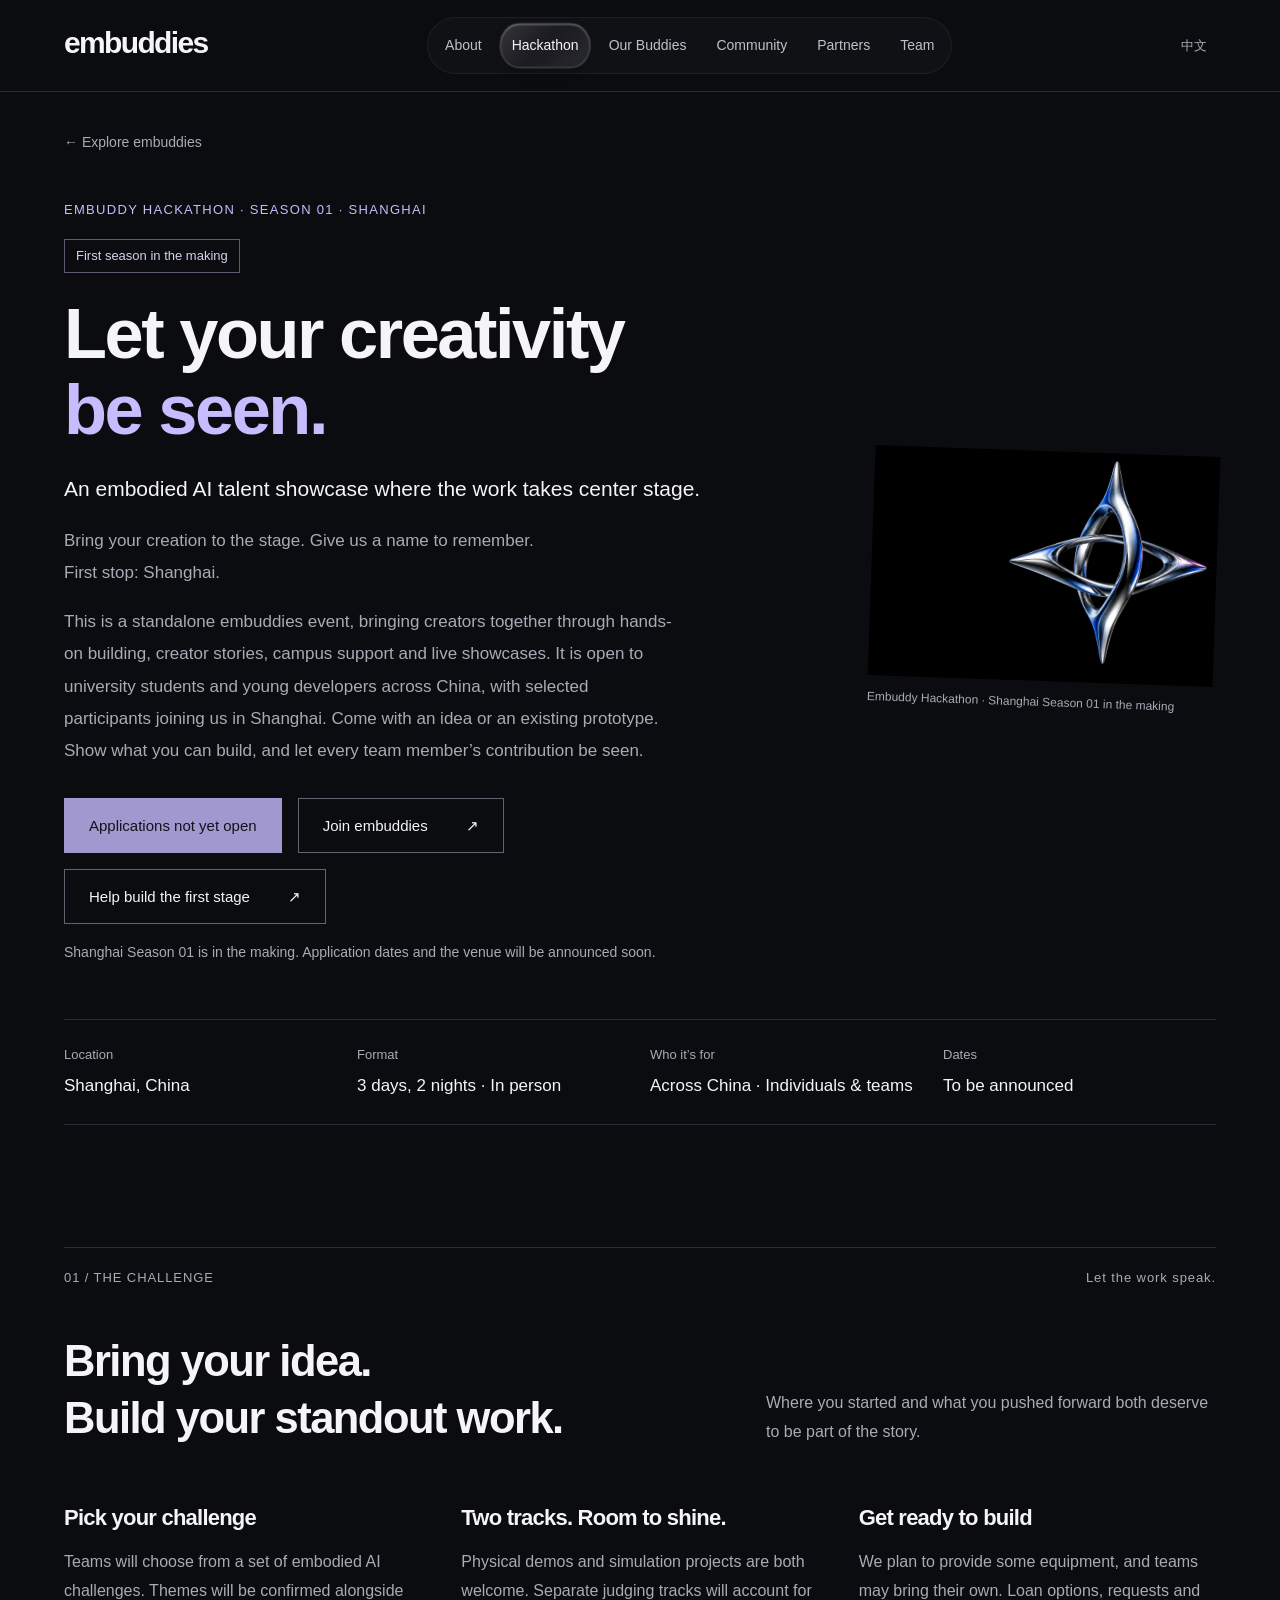
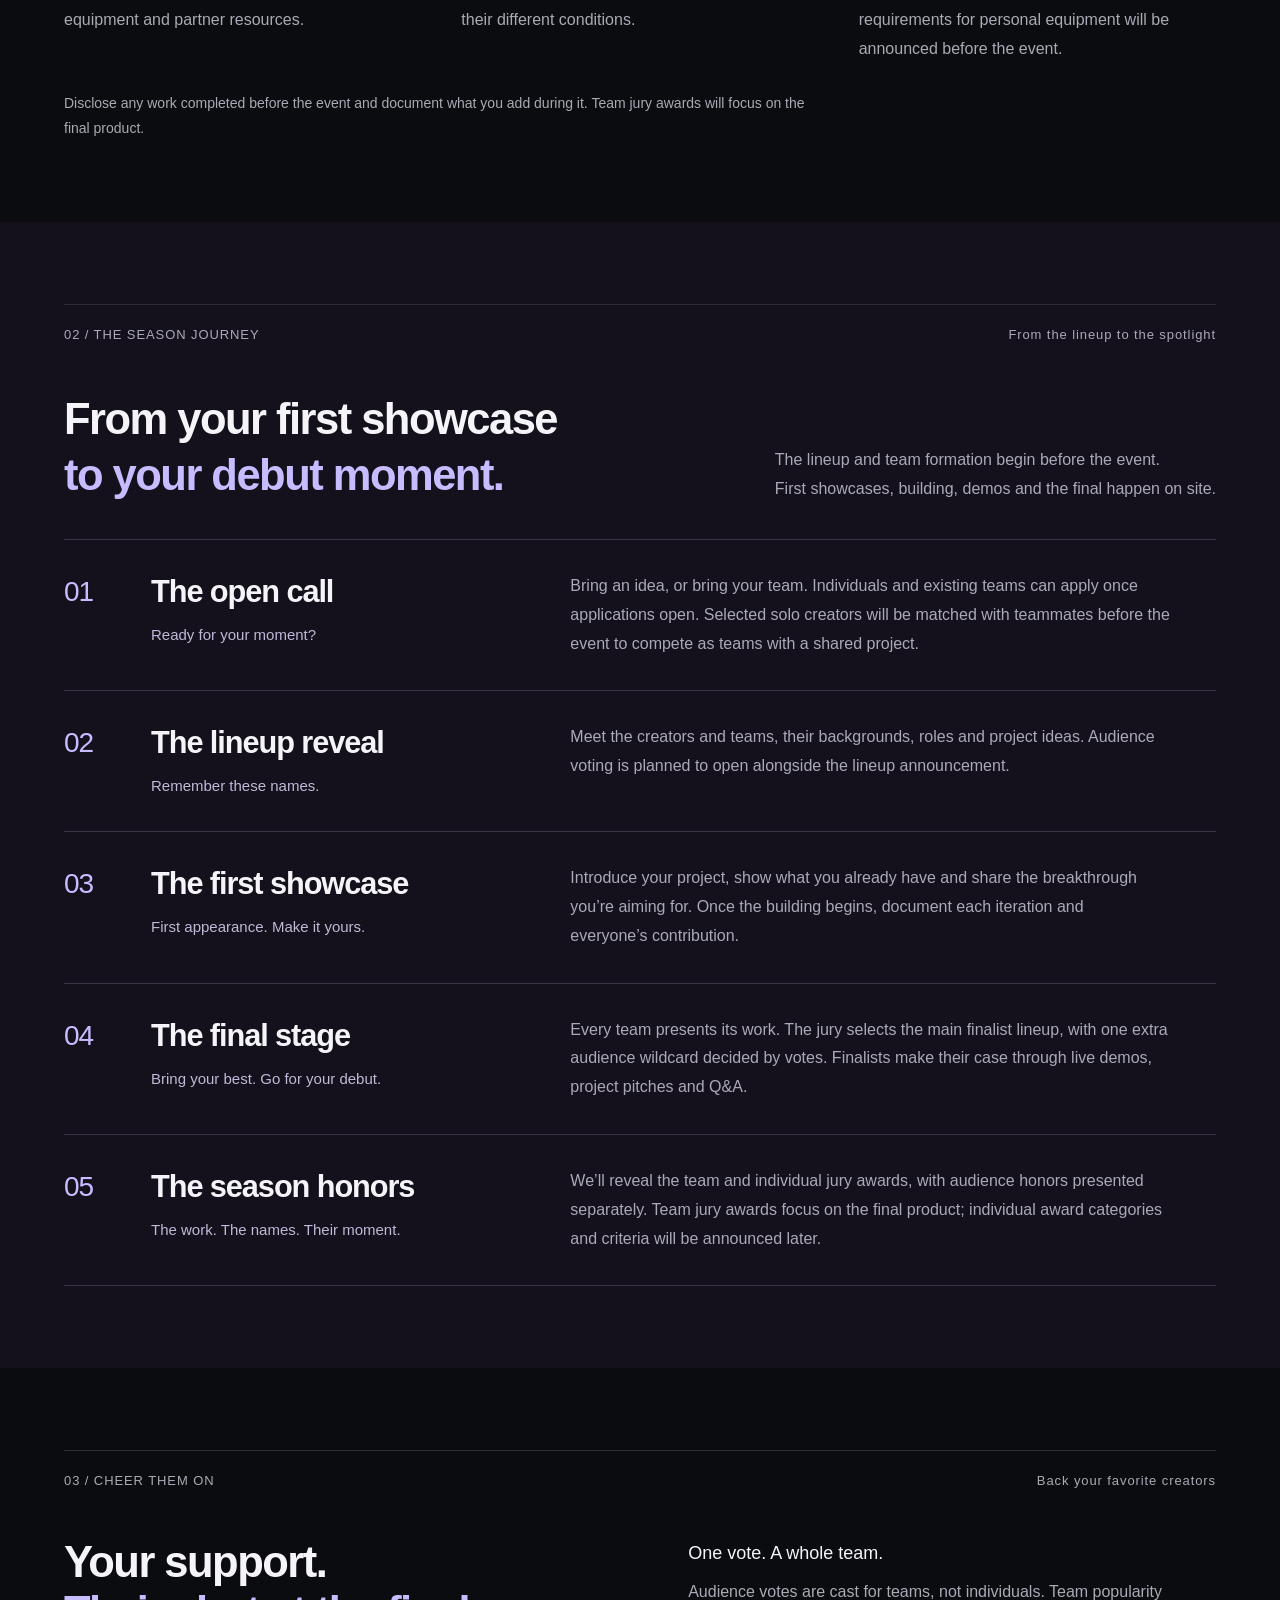
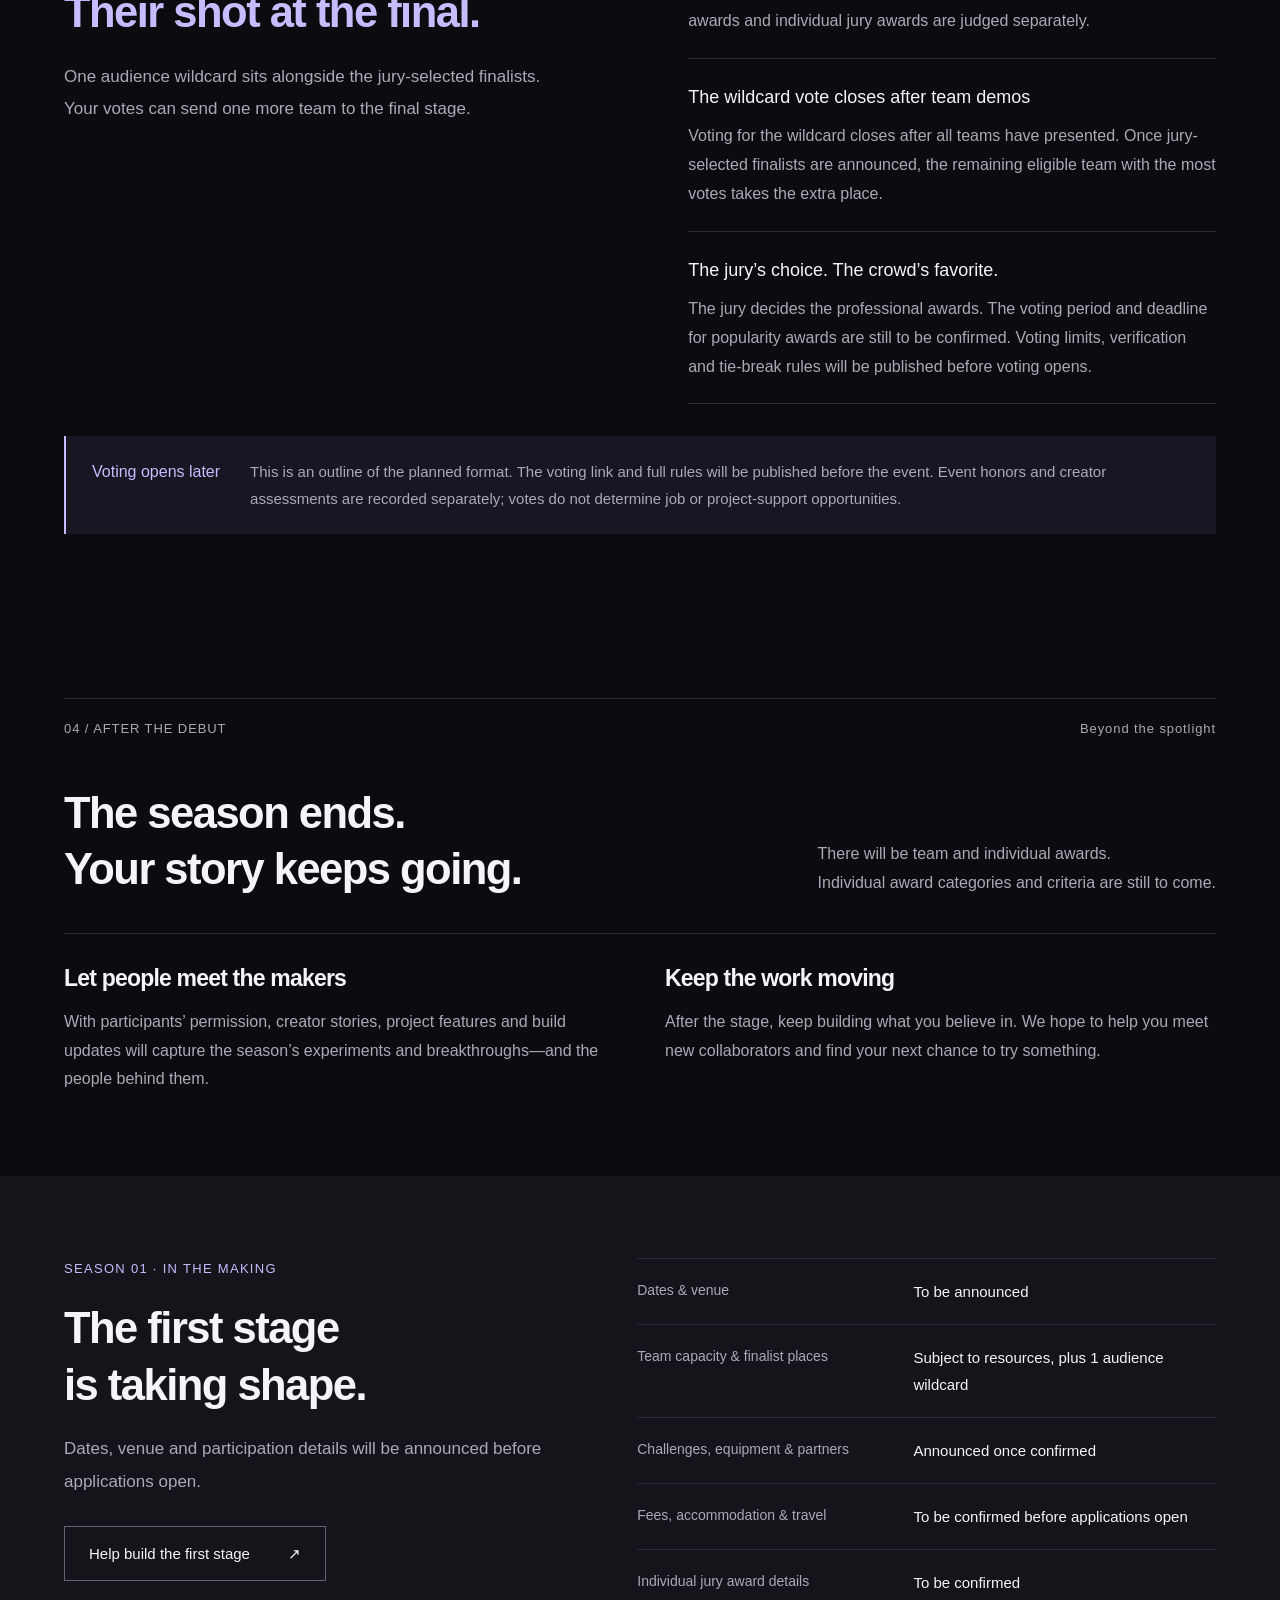
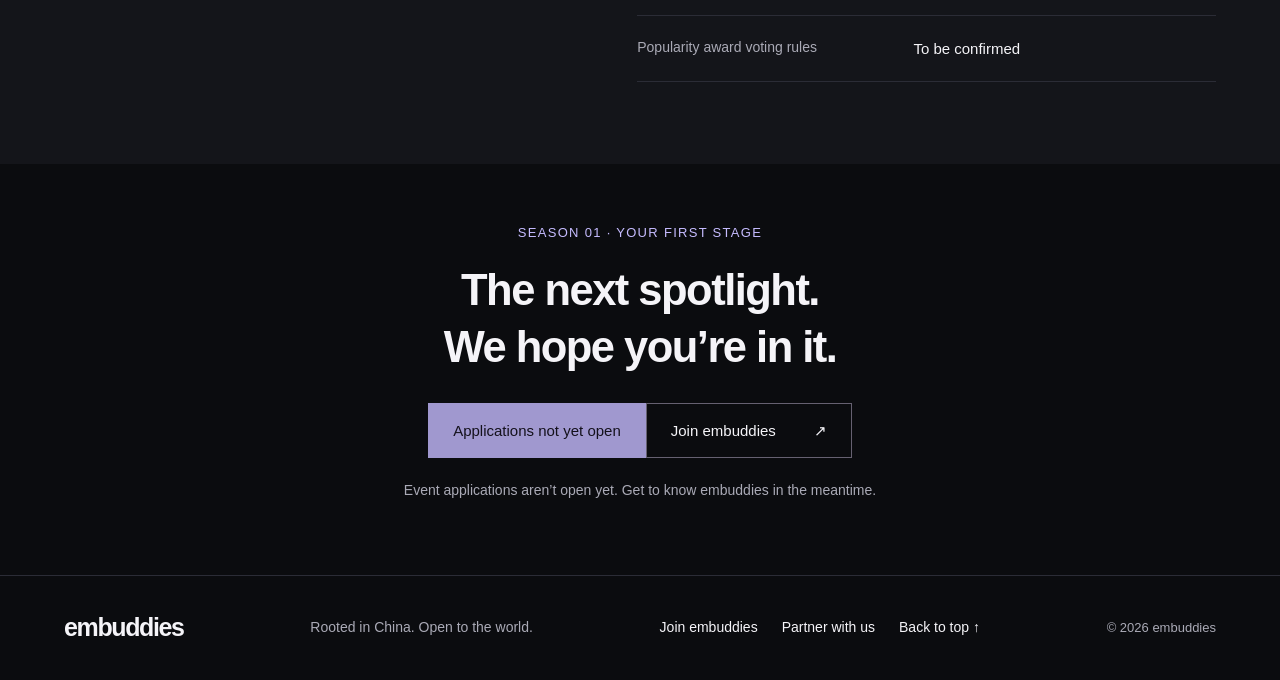
<file: season-01.html>
<!doctype html><html lang="en"><head><meta charset="utf-8"><meta name="viewport" content="width=device-width,initial-scale=1"><meta name="theme-color" content="#0b0c0f"><title>Embuddy Hackathon · Season 01 Shanghai</title><meta name="description" content="A three-day, two-night embodied AI creator event for participants across China. Explore the season journey, separate judging tracks and audience wildcard."><link rel="icon" type="image/svg+xml" href="data:image/svg+xml,%3Csvg xmlns='http://www.w3.org/2000/svg' viewBox='0 0 64 64'%3E%3Crect width='64' height='64' rx='16' fill='%230b0c0f'/%3E%3Ctext x='14' y='47' font-size='48' font-family='Arial' font-weight='bold' fill='%23c6bcff'%3Ee%3C/text%3E%3C/svg%3E"><link rel="stylesheet" href="/style.css"><script defer src="/app.js"></script><link rel="alternate" hreflang="en" href="/season-01.html"><link rel="alternate" hreflang="zh-CN" href="/zh/season-01.html"></head><body id="top"><a class="skip" href="#main">Skip to content</a><header class="site-header"><a href="/" class="logo" aria-label="embuddies home"><span class="embuddies-wordmark">embuddies</span></a><a class="language-switch" href="/zh/season-01.html" lang="zh-CN" hreflang="zh-CN" aria-label="切换到中文版">中文</a><button class="menu-button" aria-controls="navigation" aria-expanded="false" aria-label="Open navigation">Menu <span aria-hidden="true">＋</span></button><nav id="navigation" aria-label="Main navigation"><a href="/index.html#about">About</a><a href="/season-01.html" aria-current="page">Hackathon</a><a href="/index.html#idols">Our Buddies</a><a href="/index.html#community">Community</a><a href="/partner.html">Partners</a><a href="/team.html">Team</a></nav><a class="header-action" href="/join.html">Join embuddies <span aria-hidden="true">↗</span></a></header><main id="main"><section class="season-hero wrap"><a href="/" class="back-link">← Explore embuddies</a><div class="season-hero-grid"><div><p class="eyebrow">EMBUDDY HACKATHON · SEASON 01 · SHANGHAI</p><span class="status">First season in the making</span><h1>Let your creativity<br><span>be seen.</span></h1><p class="lead">An embodied AI talent showcase where the work takes center stage.</p><p class="body-copy">Bring your creation to the stage. Give us a name to remember.<br>First stop: Shanghai.</p><p class="body-copy">This is a standalone embuddies event, bringing creators together through hands-on building, creator stories, campus support and live showcases. It is open to university students and young developers across China, with selected participants joining us in Shanghai. Come with an idea or an existing prototype. Show what you can build, and let every team member’s contribution be seen.</p><div class="actions"><button class="button primary" type="button" disabled>Applications not yet open</button><a class="button secondary" href="/join.html">Join embuddies<span aria-hidden="true">↗</span></a><a class="button secondary" href="/partner.html?scope=season">Help build the first stage<span aria-hidden="true">↗</span></a></div><p class="fine-print">Shanghai Season 01 is in the making. Application dates and the venue will be announced soon.</p></div><figure class="season-poster"><img src="/assets/hero.png" width="1536" height="1024" alt="Embuddy Hackathon concept visual" fetchpriority="high"><figcaption>Embuddy Hackathon · Shanghai Season 01 in the making</figcaption></figure></div><div class="season-facts"><div><span>Location</span><strong>Shanghai, China</strong></div><div><span>Format</span><strong>3 days, 2 nights · In person</strong></div><div><span>Who it’s for</span><strong>Across China · Individuals &amp; teams</strong></div><div><span>Dates</span><strong>To be announced</strong></div></div></section>
<section class="section wrap" id="format"><div class="section-label"><span>01 / THE CHALLENGE</span><span>Let the work speak.</span></div><div class="section-heading"><h2>Bring your idea.<br>Build your standout work.</h2><p>Where you started and what you pushed forward both deserve to be part of the story.</p></div><div class="rule-grid"><article><h3>Pick your challenge</h3><p>Teams will choose from a set of embodied AI challenges. Themes will be confirmed alongside equipment and partner resources.</p></article><article><h3>Two tracks. Room to shine.</h3><p>Physical demos and simulation projects are both welcome. Separate judging tracks will account for their different conditions.</p></article><article><h3>Get ready to build</h3><p>We plan to provide some equipment, and teams may bring their own. Loan options, requests and requirements for personal equipment will be announced before the event.</p></article></div><p class="fine-print">Disclose any work completed before the event and document what you add during it. Team jury awards will focus on the final product.</p></section>
<section class="section journey-section" id="journey"><div class="wrap"><div class="section-label"><span>02 / THE SEASON JOURNEY</span><span>From the lineup to the spotlight</span></div><div class="section-heading"><h2>From your first showcase<br><span class="accent">to your debut moment.</span></h2><p>The lineup and team formation begin before the event.<br>First showcases, building, demos and the final happen on site.</p></div><ol class="journey-list"><li><span class="journey-number" aria-hidden="true">01</span><div><h3>The open call</h3><p class="step-line">Ready for your moment?</p></div><p>Bring an idea, or bring your team. Individuals and existing teams can apply once applications open. Selected solo creators will be matched with teammates before the event to compete as teams with a shared project.</p></li><li><span class="journey-number" aria-hidden="true">02</span><div><h3>The lineup reveal</h3><p class="step-line">Remember these names.</p></div><p>Meet the creators and teams, their backgrounds, roles and project ideas. Audience voting is planned to open alongside the lineup announcement.</p></li><li><span class="journey-number" aria-hidden="true">03</span><div><h3>The first showcase</h3><p class="step-line">First appearance. Make it yours.</p></div><p>Introduce your project, show what you already have and share the breakthrough you’re aiming for. Once the building begins, document each iteration and everyone’s contribution.</p></li><li><span class="journey-number" aria-hidden="true">04</span><div><h3>The final stage</h3><p class="step-line">Bring your best. Go for your debut.</p></div><p>Every team presents its work. The jury selects the main finalist lineup, with one extra audience wildcard decided by votes. Finalists make their case through live demos, project pitches and Q&amp;A.</p></li><li><span class="journey-number" aria-hidden="true">05</span><div><h3>The season honors</h3><p class="step-line">The work. The names. Their moment.</p></div><p>We’ll reveal the team and individual jury awards, with audience honors presented separately. Team jury awards focus on the final product; individual award categories and criteria will be announced later.</p></li></ol></div></section>
<section class="section wrap" id="voting"><div class="section-label"><span>03 / CHEER THEM ON</span><span>Back your favorite creators</span></div><div class="editorial-grid"><div><h2>Your support.<br><span class="accent">Their shot at the final.</span></h2><p class="body-copy">One audience wildcard sits alongside the jury-selected finalists.<br>Your votes can send one more team to the final stage.</p></div><div class="voting-rules"><article><span>One vote. A whole team.</span><p>Audience votes are cast for teams, not individuals. Team popularity awards and individual jury awards are judged separately.</p></article><article><span>The wildcard vote closes after team demos</span><p>Voting for the wildcard closes after all teams have presented. Once jury-selected finalists are announced, the remaining eligible team with the most votes takes the extra place.</p></article><article><span>The jury’s choice. The crowd’s favorite.</span><p>The jury decides the professional awards. The voting period and deadline for popularity awards are still to be confirmed. Voting limits, verification and tie-break rules will be published before voting opens.</p></article></div></div><div class="notice"><strong>Voting opens later</strong><p>This is an outline of the planned format. The voting link and full rules will be published before the event. Event honors and creator assessments are recorded separately; votes do not determine job or project-support opportunities.</p></div></section>
<section class="section wrap" id="debut"><div class="section-label"><span>04 / AFTER THE DEBUT</span><span>Beyond the spotlight</span></div><div class="section-heading"><h2>The season ends.<br>Your story keeps going.</h2><p>There will be team and individual awards.<br>Individual award categories and criteria are still to come.</p></div><div class="community-grid"><article><h3>Let people meet the makers</h3><p>With participants’ permission, creator stories, project features and build updates will capture the season’s experiments and breakthroughs—and the people behind them.</p></article><article><h3>Keep the work moving</h3><p>After the stage, keep building what you believe in. We hope to help you meet new collaborators and find your next chance to try something.</p></article></div></section>
<section class="section season-info-section" id="details"><div class="wrap info-grid"><div><p class="eyebrow">SEASON 01 · IN THE MAKING</p><h2>The first stage<br>is taking shape.</h2><p class="body-copy">Dates, venue and participation details will be announced before applications open.</p><a class="button secondary" href="/partner.html?scope=season">Help build the first stage<span aria-hidden="true">↗</span></a></div><dl class="info-list"><div><dt>Dates &amp; venue</dt><dd>To be announced</dd></div><div><dt>Team capacity &amp; finalist places</dt><dd>Subject to resources, plus 1 audience wildcard</dd></div><div><dt>Challenges, equipment &amp; partners</dt><dd>Announced once confirmed</dd></div><div><dt>Fees, accommodation &amp; travel</dt><dd>To be confirmed before applications open</dd></div><div><dt>Individual jury award details</dt><dd>To be confirmed</dd></div><div><dt>Popularity award voting rules</dt><dd>To be confirmed</dd></div></dl></div></section>
<section class="closing wrap"><p class="eyebrow">SEASON 01 · YOUR FIRST STAGE</p><h2>The next spotlight.<br>We hope you’re in it.</h2><button class="button primary" type="button" disabled>Applications not yet open</button><a class="button secondary" href="/join.html">Join embuddies<span aria-hidden="true">↗</span></a><p class="fine-print">Event applications aren’t open yet. Get to know embuddies in the meantime.</p></section></main><footer class="site-footer"><a href="/" class="footer-name"><span class="embuddies-wordmark">embuddies</span></a><p>Rooted in China. Open to the world.</p><div><a href="/join.html">Join embuddies</a><a href="/partner.html">Partner with us</a><a href="#top">Back to top ↑</a></div><small>© 2026 embuddies</small></footer></body></html>
</file>
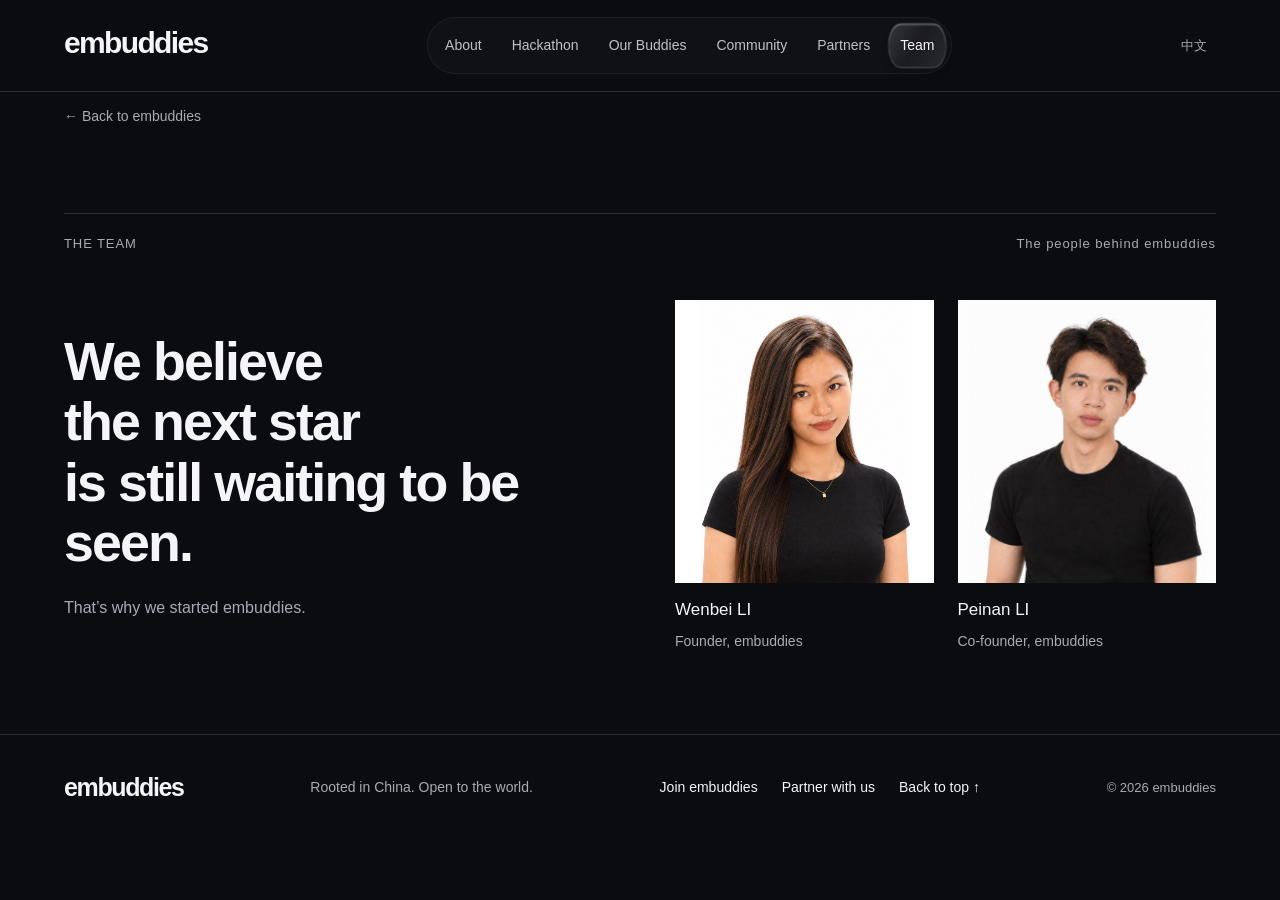
<file: team.html>
<!doctype html><html lang="en"><head><meta charset="utf-8"><meta name="viewport" content="width=device-width,initial-scale=1"><meta name="theme-color" content="#0b0c0f"><title>Team — The people behind embuddies</title><meta name="description" content="Meet the people behind embuddies, connecting embodied AI creators with real-world challenges."><link rel="icon" type="image/svg+xml" href="data:image/svg+xml,%3Csvg xmlns='http://www.w3.org/2000/svg' viewBox='0 0 64 64'%3E%3Crect width='64' height='64' rx='16' fill='%230b0c0f'/%3E%3Ctext x='14' y='47' font-size='48' font-family='Arial' font-weight='bold' fill='%23c6bcff'%3Ee%3C/text%3E%3C/svg%3E"><link rel="stylesheet" href="/style.css"><script defer src="/app.js"></script><link rel="alternate" hreflang="en" href="/team.html"><link rel="alternate" hreflang="zh-CN" href="/zh/team.html"></head><body id="top"><a class="skip" href="#main">Skip to content</a><header class="site-header"><a href="/" class="logo" aria-label="embuddies home"><span class="embuddies-wordmark">embuddies</span></a><a class="language-switch" href="/zh/team.html" lang="zh-CN" hreflang="zh-CN" aria-label="切换到中文版">中文</a><button class="menu-button" aria-controls="navigation" aria-expanded="false" aria-label="Open navigation">Menu <span aria-hidden="true">＋</span></button><nav id="navigation" aria-label="Main navigation"><a href="/index.html#about">About</a><a href="/season-01.html">Hackathon</a><a href="/index.html#idols">Our Buddies</a><a href="/index.html#community">Community</a><a href="/partner.html">Partners</a><a href="/team.html" aria-current="page">Team</a></nav><a class="header-action" href="/join.html">Join embuddies <span aria-hidden="true">↗</span></a></header><main id="main"><div class="wrap"><a href="/" class="back-link">← Back to embuddies</a></div><section class="section wrap team-section" id="team"><div class="section-label"><span>THE TEAM</span><span>The people behind embuddies</span></div><div class="team-layout"><div><h1>We believe the next star<br>is still waiting to be seen.</h1><p>That’s why we started embuddies.</p></div><div class="team-portraits"><figure><div class="portrait-crop"><img src="/assets/founder-photo.jpg" width="935" height="1024" alt="Portrait of Wenbei LI"></div><figcaption><strong>Wenbei LI</strong><span>Founder, embuddies</span></figcaption></figure><figure><div class="portrait-crop portrait-peinan"><img src="/assets/peinan-li-smile.png" width="1199" height="1312" alt="Portrait of Peinan LI"></div><figcaption><strong>Peinan LI</strong><span>Co-founder, embuddies</span></figcaption></figure></div></div></section></main><footer class="site-footer"><a href="/" class="footer-name"><span class="embuddies-wordmark">embuddies</span></a><p>Rooted in China. Open to the world.</p><div><a href="/join.html">Join embuddies</a><a href="/partner.html">Partner with us</a><a href="#top">Back to top ↑</a></div><small>© 2026 embuddies</small></footer></body></html>
</file>
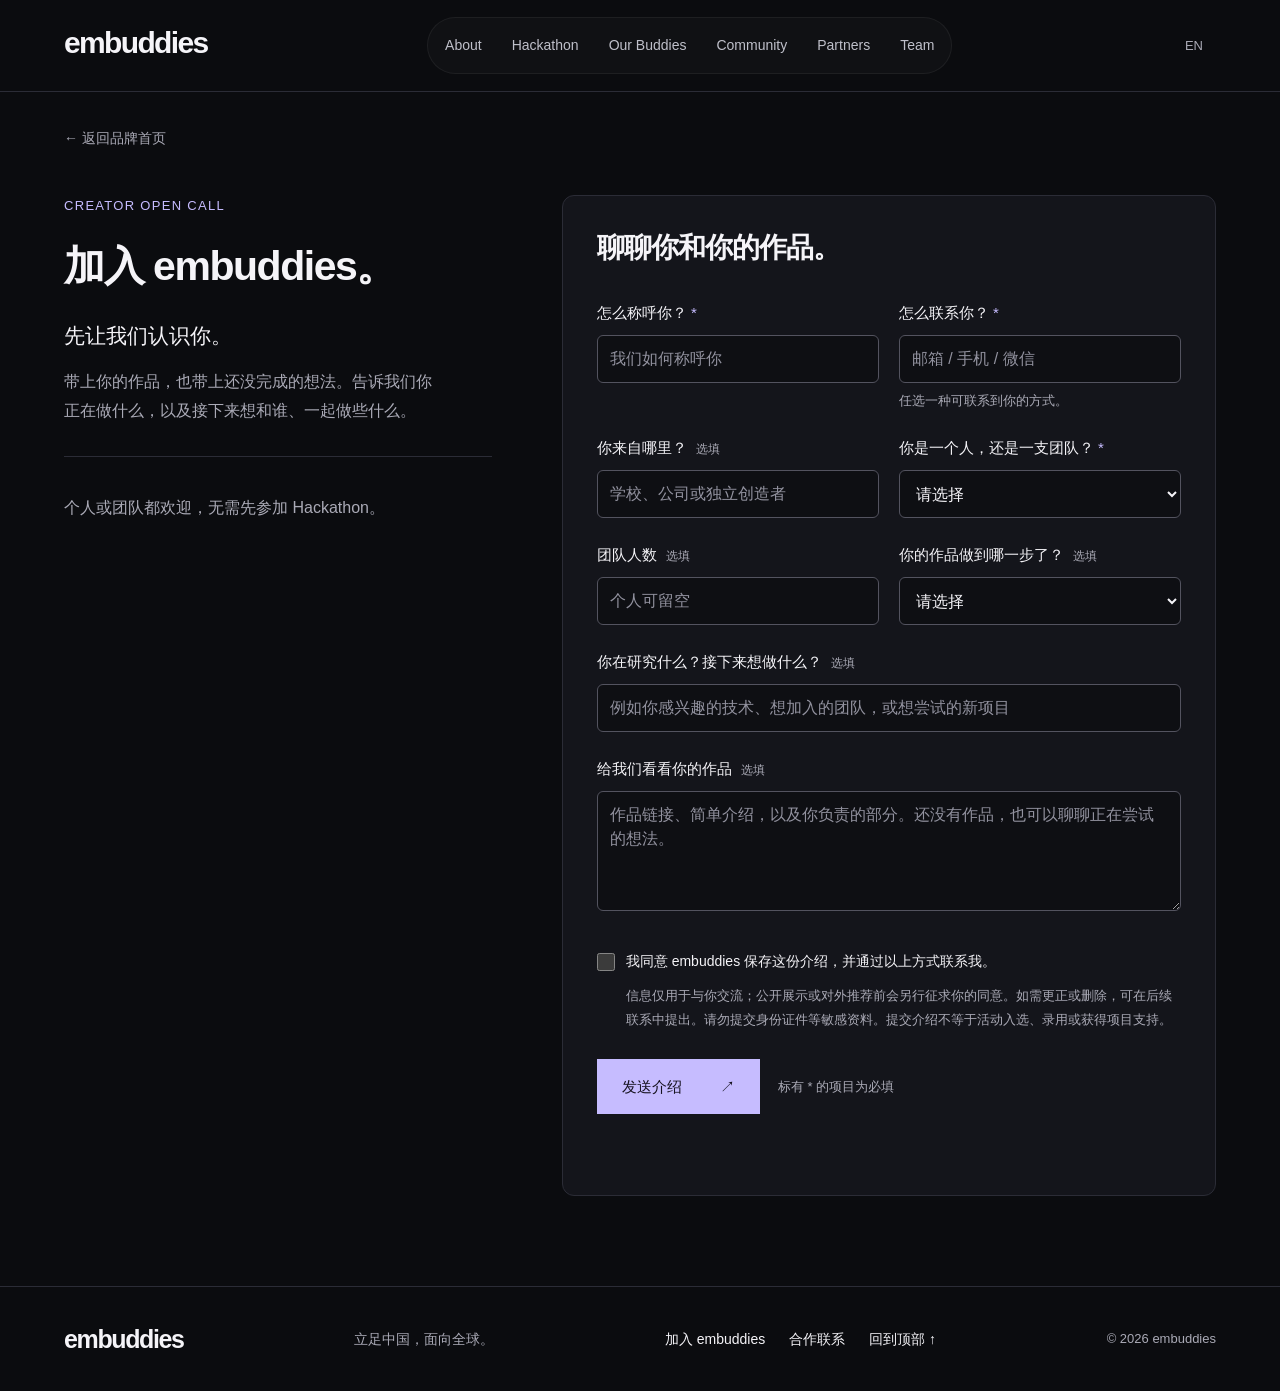
<file: zh/join.html>
<!doctype html><html lang="zh-CN"><head><meta charset="utf-8"><meta name="viewport" content="width=device-width,initial-scale=1"><meta name="theme-color" content="#0b0c0f"><title>加入 embuddies — embuddies</title><meta name="description" content="带上你的作品，也带上还没完成的想法。告诉我们你正在做什么，以及接下来想和谁、一起做些什么。"><link rel="icon" type="image/svg+xml" href="data:image/svg+xml,%3Csvg xmlns='http://www.w3.org/2000/svg' viewBox='0 0 64 64'%3E%3Crect width='64' height='64' rx='16' fill='%230b0c0f'/%3E%3Ctext x='14' y='47' font-size='48' font-family='Arial' font-weight='bold' fill='%23c6bcff'%3Ee%3C/text%3E%3C/svg%3E"><link rel="stylesheet" href="/style.css"><script defer src="/app.js"></script><link rel="alternate" hreflang="en" href="/join.html"><link rel="alternate" hreflang="zh-CN" href="/zh/join.html"></head><body id="top"><a class="skip" href="#main">跳至正文</a><header class="site-header"><a href="/zh/index.html" class="logo" aria-label="embuddies 首页"><span class="embuddies-wordmark">embuddies</span></a><a class="language-switch" href="/join.html" lang="en" hreflang="en" aria-label="Switch to English">EN</a><button class="menu-button" aria-controls="navigation" aria-expanded="false" aria-label="打开导航">菜单 <span aria-hidden="true">＋</span></button><nav id="navigation" aria-label="主导航"><a href="/zh/index.html#about">About</a><a href="/zh/season-01.html">Hackathon</a><a href="/zh/index.html#idols">Our Buddies</a><a href="/zh/index.html#community">Community</a><a href="/zh/partner.html">Partners</a><a href="/zh/team.html">Team</a></nav><a class="header-action" href="/zh/join.html">加入 embuddies <span aria-hidden="true">↗</span></a></header><main id="main"><section class="form-page wrap"><a href="/zh/index.html" class="back-link">← 返回品牌首页</a><div class="form-layout"><aside class="form-intro"><p class="eyebrow">CREATOR OPEN CALL</p><h1>加入 embuddies。</h1><p class="lead">先让我们认识你。</p><p>带上你的作品，也带上还没完成的想法。告诉我们你正在做什么，以及接下来想和谁、一起做些什么。</p><div class="form-context"><p>个人或团队都欢迎，无需先参加 Hackathon。</p></div></aside><div class="form-surface"><div class="form-heading"><h2>聊聊你和你的作品。</h2></div><form class="intake-form" data-form-kind="creator" action="/api/submissions" method="post"><div class="form-grid"><div class="field"><label for="name">怎么称呼你？ <span class="required-mark">*</span></label><input id="name" name="name" type="text" maxlength="200" placeholder="我们如何称呼你" required autocomplete="name"></div><div class="field"><label for="contact">怎么联系你？ <span class="required-mark">*</span></label><input id="contact" name="contact" type="text" maxlength="150" placeholder="邮箱 / 手机 / 微信" minlength="3" aria-describedby="contact-hint" required><p class="field-hint" id="contact-hint">任选一种可联系到你的方式。</p></div><div class="field"><label for="organization">你来自哪里？ <span class="optional">选填</span></label><input id="organization" name="organization" type="text" maxlength="200" placeholder="学校、公司或独立创造者"></div><div class="field"><label for="entry_type">你是一个人，还是一支团队？ <span class="required-mark">*</span></label><select id="entry_type" name="entry_type" required><option value="">请选择</option><option value="个人">个人</option><option value="已有团队">已有团队</option></select></div><div class="field"><label for="team_size">团队人数 <span class="optional">选填</span></label><input id="team_size" name="team_size" type="number" min="1" max="100" step="1" placeholder="个人可留空"></div><div class="field"><label for="project_stage">你的作品做到哪一步了？ <span class="optional">选填</span></label><select id="project_stage" name="project_stage"><option value="">请选择</option><option value="尚未确定">尚未确定</option><option value="想法阶段">想法阶段</option><option value="已有原型">已有原型</option><option value="可演示作品">可演示作品</option></select></div><div class="field full-width"><label for="interest">你在研究什么？接下来想做什么？ <span class="optional">选填</span></label><input id="interest" name="interest" type="text" maxlength="200" placeholder="例如你感兴趣的技术、想加入的团队，或想尝试的新项目"></div><div class="field full-width"><label for="project_summary">给我们看看你的作品 <span class="optional">选填</span></label><textarea id="project_summary" name="project_summary" rows="4" maxlength="2000" placeholder="作品链接、简单介绍，以及你负责的部分。还没有作品，也可以聊聊正在尝试的想法。"></textarea></div></div><div class="honeypot" aria-hidden="true"><label>网站<input name="website" tabindex="-1" autocomplete="off"></label></div><div class="consent"><input type="checkbox" id="consent" name="consent" required><label for="consent">我同意 embuddies 保存这份介绍，并通过以上方式联系我。</label></div><p class="form-privacy">信息仅用于与你交流；公开展示或对外推荐前会另行征求你的同意。如需更正或删除，可在后续联系中提出。请勿提交身份证件等敏感资料。提交介绍不等于活动入选、录用或获得项目支持。</p><div class="form-actions"><button class="button primary" type="submit">发送介绍 <span aria-hidden="true">↗</span></button><p>标有 * 的项目为必填</p></div><p class="form-feedback" role="status" aria-live="polite"></p><noscript><p>提交表单需要启用 JavaScript；当前尚未提交任何信息。</p></noscript></form><div class="success-panel" hidden tabindex="-1"><p class="eyebrow">THANK YOU · 已收到</p><h2>很高兴认识你。</h2><p>你的介绍已收到。我们会认真看看你的作品和想法，有合适的交流机会时，再联系你。</p><p class="submission-reference"></p><a class="button secondary" href="/zh/index.html">继续探索 embuddies <span aria-hidden="true">↗</span></a></div></div></div></section></main><footer class="site-footer"><a href="/zh/index.html" class="footer-name"><span class="embuddies-wordmark">embuddies</span></a><p>立足中国，面向全球。</p><div><a href="/zh/join.html">加入 embuddies</a><a href="/zh/partner.html">合作联系</a><a href="#top">回到顶部 ↑</a></div><small>© 2026 embuddies</small></footer></body></html>
</file>
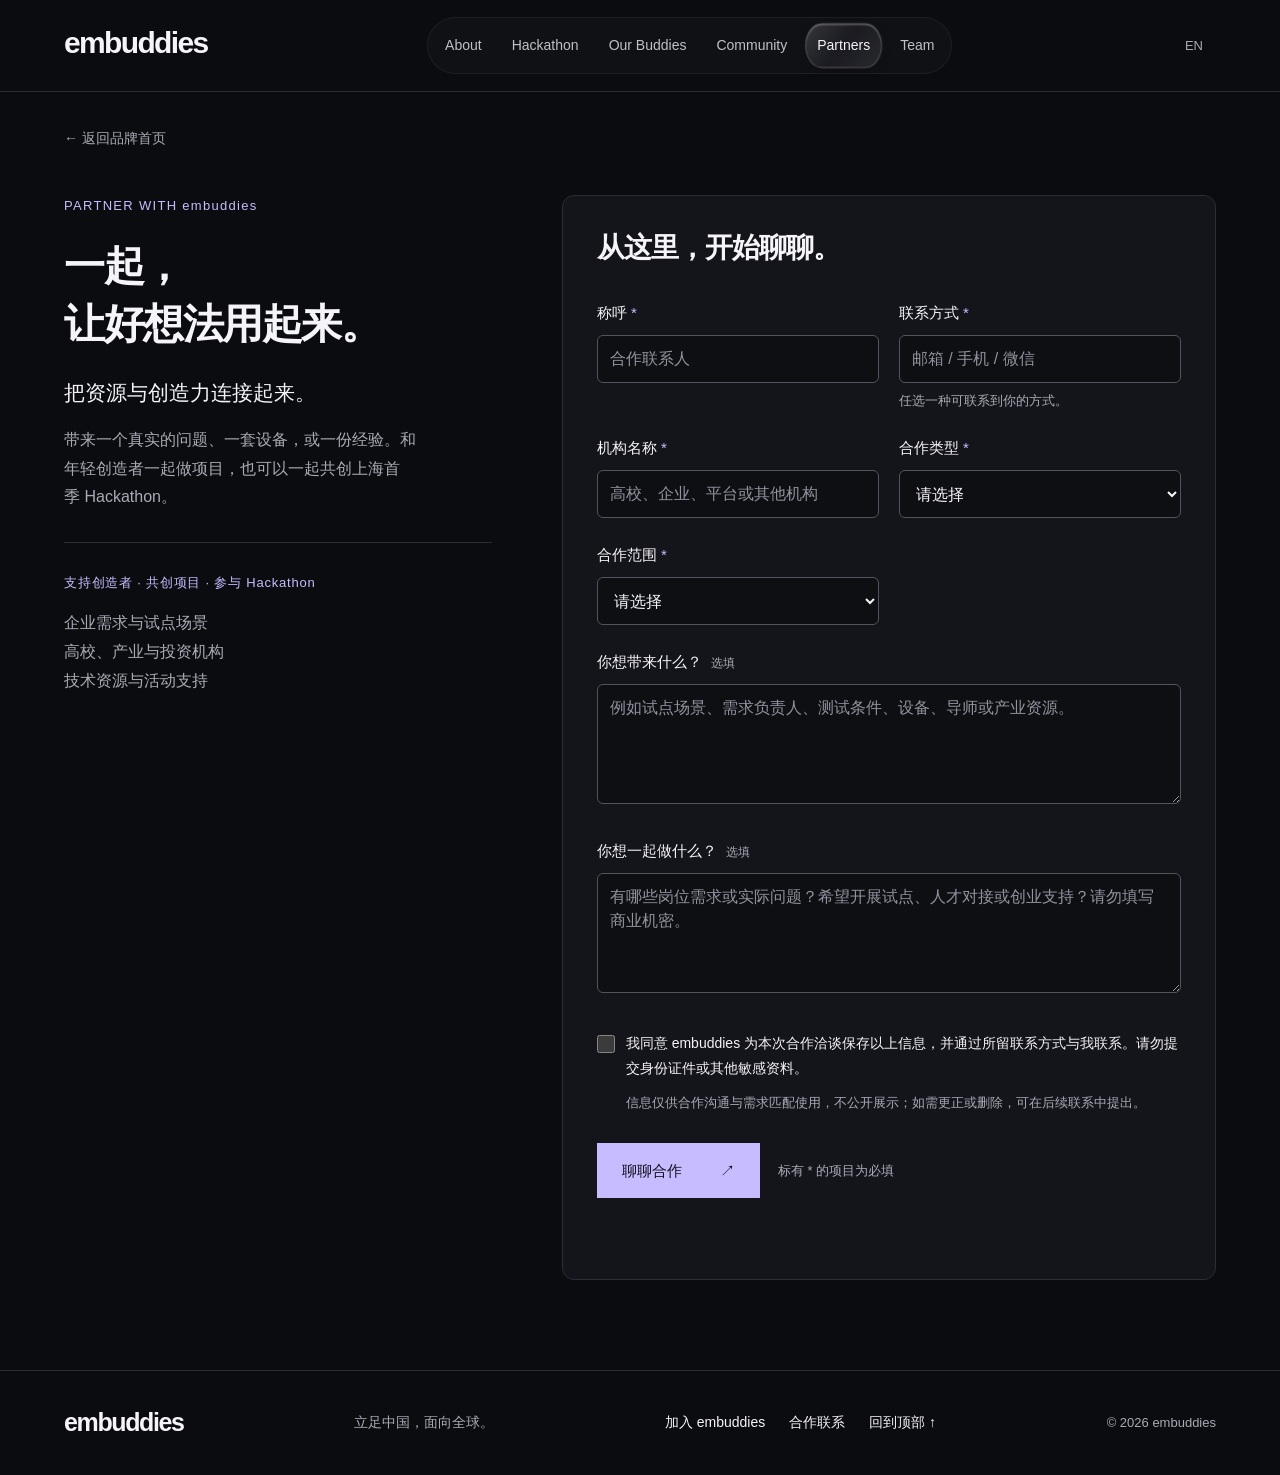
<file: zh/partner.html>
<!doctype html><html lang="zh-CN"><head><meta charset="utf-8"><meta name="viewport" content="width=device-width,initial-scale=1"><meta name="theme-color" content="#0b0c0f"><title>合作联系 — embuddies</title><meta name="description" content="带来一个真实的问题、一套设备，或一份经验。和年轻创造者一起做项目，也可以一起共创上海首季 Hackathon。"><link rel="icon" type="image/svg+xml" href="data:image/svg+xml,%3Csvg xmlns='http://www.w3.org/2000/svg' viewBox='0 0 64 64'%3E%3Crect width='64' height='64' rx='16' fill='%230b0c0f'/%3E%3Ctext x='14' y='47' font-size='48' font-family='Arial' font-weight='bold' fill='%23c6bcff'%3Ee%3C/text%3E%3C/svg%3E"><link rel="stylesheet" href="/style.css"><script defer src="/app.js"></script><link rel="alternate" hreflang="en" href="/partner.html"><link rel="alternate" hreflang="zh-CN" href="/zh/partner.html"></head><body id="top"><a class="skip" href="#main">跳至正文</a><header class="site-header"><a href="/zh/index.html" class="logo" aria-label="embuddies 首页"><span class="embuddies-wordmark">embuddies</span></a><a class="language-switch" href="/partner.html" lang="en" hreflang="en" aria-label="Switch to English">EN</a><button class="menu-button" aria-controls="navigation" aria-expanded="false" aria-label="打开导航">菜单 <span aria-hidden="true">＋</span></button><nav id="navigation" aria-label="主导航"><a href="/zh/index.html#about">About</a><a href="/zh/season-01.html">Hackathon</a><a href="/zh/index.html#idols">Our Buddies</a><a href="/zh/index.html#community">Community</a><a href="/zh/partner.html" aria-current="page">Partners</a><a href="/zh/team.html">Team</a></nav><a class="header-action" href="/zh/join.html">加入 embuddies <span aria-hidden="true">↗</span></a></header><main id="main"><section class="form-page wrap"><a href="/zh/index.html" class="back-link">← 返回品牌首页</a><div class="form-layout"><aside class="form-intro"><p class="eyebrow">PARTNER WITH embuddies</p><h1>一起，<br><span>让好想法用起来。</span></h1><p class="lead">把资源与创造力连接起来。</p><p>带来一个真实的问题、一套设备，或一份经验。和年轻创造者一起做项目，也可以一起共创上海首季 Hackathon。</p><div class="form-context"><span>支持创造者 · 共创项目 · 参与 Hackathon</span><p>企业需求与试点场景<br>高校、产业与投资机构<br>技术资源与活动支持</p></div></aside><div class="form-surface"><div class="form-heading"><h2>从这里，开始聊聊。</h2></div><form class="intake-form" data-form-kind="partner" action="/api/submissions" method="post"><div class="form-grid"><div class="field"><label for="name">称呼 <span class="required-mark">*</span></label><input id="name" name="name" type="text" maxlength="200" placeholder="合作联系人" required autocomplete="name"></div><div class="field"><label for="contact">联系方式 <span class="required-mark">*</span></label><input id="contact" name="contact" type="text" maxlength="150" placeholder="邮箱 / 手机 / 微信" minlength="3" aria-describedby="contact-hint" required><p class="field-hint" id="contact-hint">任选一种可联系到你的方式。</p></div><div class="field"><label for="organization">机构名称 <span class="required-mark">*</span></label><input id="organization" name="organization" type="text" maxlength="200" placeholder="高校、企业、平台或其他机构" required></div><div class="field"><label for="partner_type">合作类型 <span class="required-mark">*</span></label><select id="partner_type" name="partner_type" required><option value="">请选择</option><option value="高校与实验室">高校与实验室</option><option value="品牌与赞助">品牌与赞助</option><option value="场地与活动支持">场地与活动支持</option><option value="硬件与设备">硬件与设备</option><option value="技术与导师">技术与导师</option><option value="内容与传播">内容与传播</option><option value="企业人才与场景">企业人才与场景</option><option value="产业与投资">产业与投资</option><option value="其他合作">其他合作</option></select></div><div class="field"><label for="scope">合作范围 <span class="required-mark">*</span></label><select id="scope" name="scope" required><option value="">请选择</option><option value="上海首季合作">上海首季合作</option><option value="长期品牌合作">长期创造者与项目合作</option><option value="两者均有意向">两者均有意向</option><option value="希望进一步交流">希望进一步交流</option></select></div><div class="field full-width"><label for="resources">你想带来什么？ <span class="optional">选填</span></label><textarea id="resources" name="resources" rows="4" maxlength="2000" placeholder="例如试点场景、需求负责人、测试条件、设备、导师或产业资源。"></textarea></div><div class="field full-width"><label for="expectations">你想一起做什么？ <span class="optional">选填</span></label><textarea id="expectations" name="expectations" rows="4" maxlength="2000" placeholder="有哪些岗位需求或实际问题？希望开展试点、人才对接或创业支持？请勿填写商业机密。"></textarea></div></div><div class="honeypot" aria-hidden="true"><label>网站<input name="website" tabindex="-1" autocomplete="off"></label></div><div class="consent"><input type="checkbox" id="consent" name="consent" required><label for="consent">我同意 embuddies 为本次合作洽谈保存以上信息，并通过所留联系方式与我联系。请勿提交身份证件或其他敏感资料。</label></div><p class="form-privacy">信息仅供合作沟通与需求匹配使用，不公开展示；如需更正或删除，可在后续联系中提出。</p><div class="form-actions"><button class="button primary" type="submit">聊聊合作 <span aria-hidden="true">↗</span></button><p>标有 * 的项目为必填</p></div><p class="form-feedback" role="status" aria-live="polite"></p><noscript><p>提交表单需要启用 JavaScript；当前尚未提交任何信息。</p></noscript></form><div class="success-panel" hidden tabindex="-1"><p class="eyebrow">THANK YOU · 已收到</p><h2>期待一起创造。</h2><p>你的消息已收到。我们会认真阅读，再通过你留下的方式与你交流。</p><p class="submission-reference"></p><p class="fine-print">具体合作方式，我们一起聊聊再确定。</p><a class="button secondary" href="/zh/index.html">返回品牌首页 <span aria-hidden="true">↗</span></a></div></div></div></section></main><footer class="site-footer"><a href="/zh/index.html" class="footer-name"><span class="embuddies-wordmark">embuddies</span></a><p>立足中国，面向全球。</p><div><a href="/zh/join.html">加入 embuddies</a><a href="/zh/partner.html">合作联系</a><a href="#top">回到顶部 ↑</a></div><small>© 2026 embuddies</small></footer></body></html>
</file>
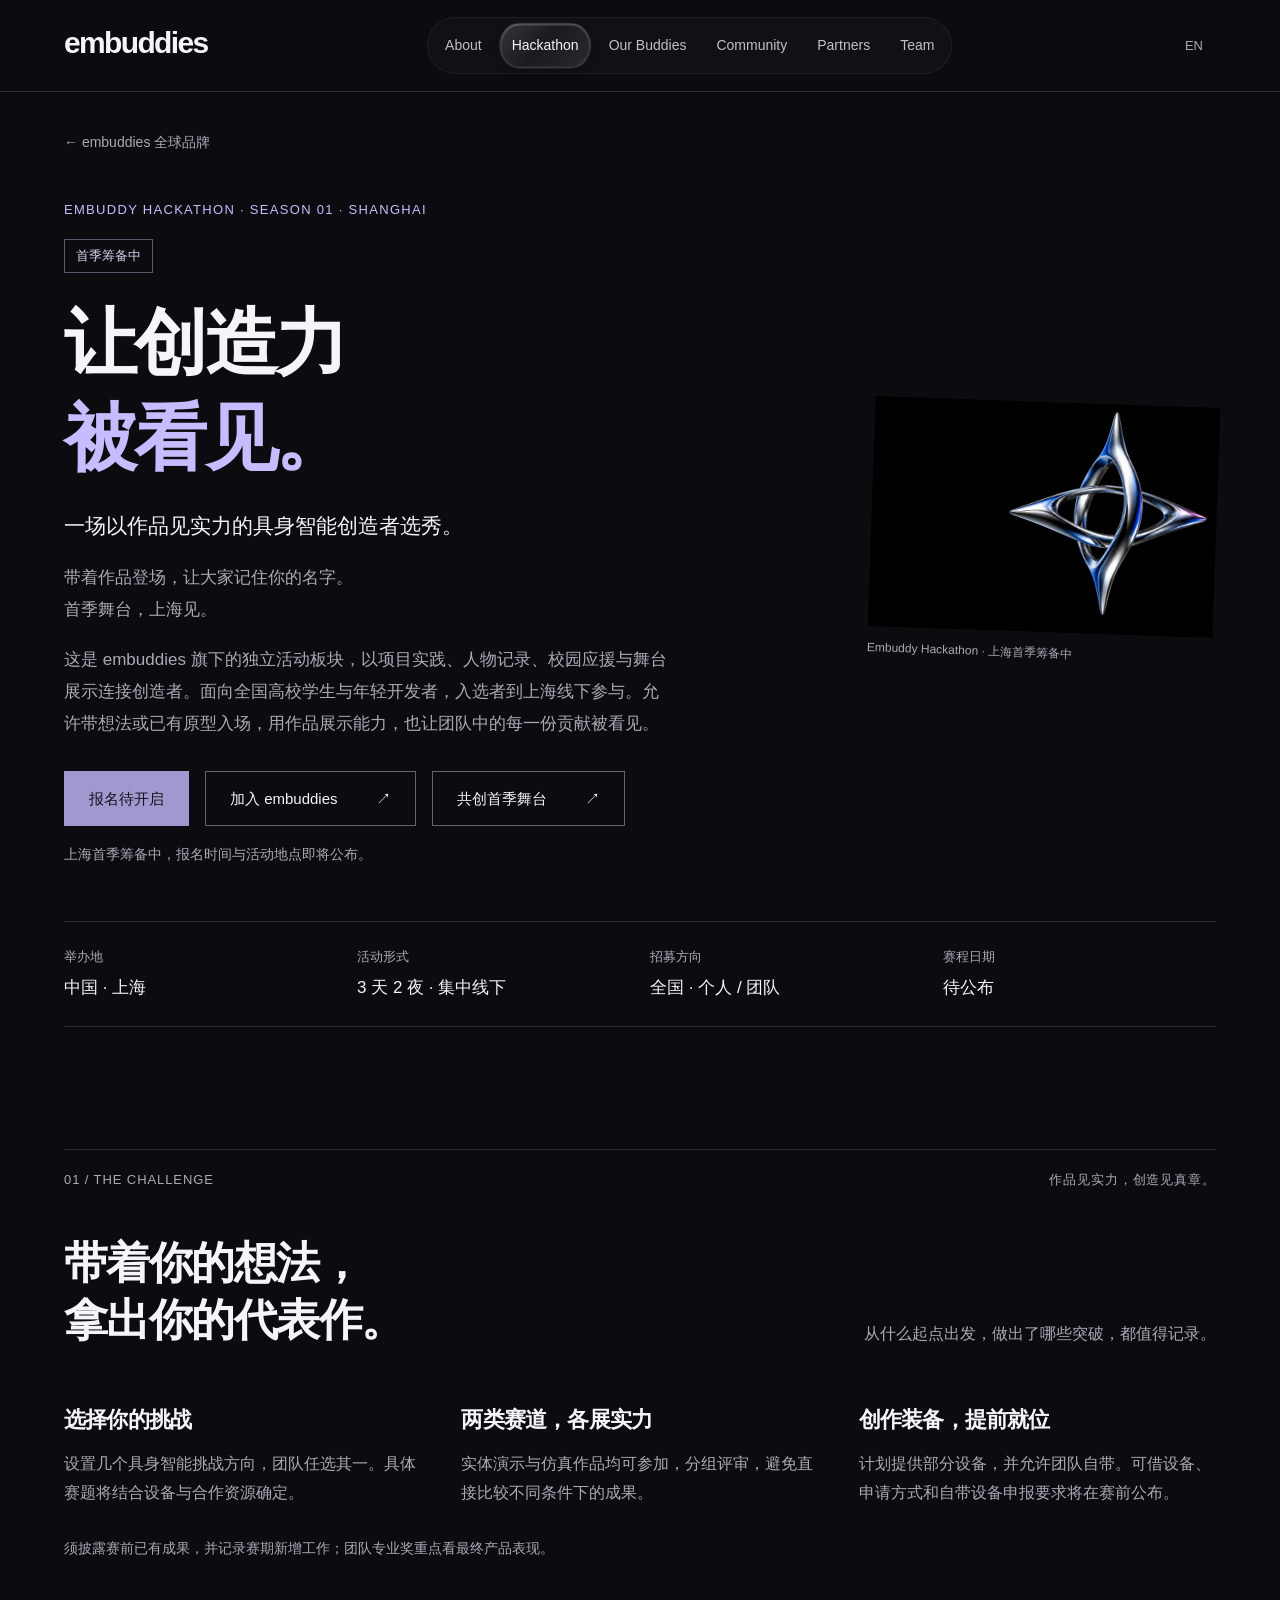
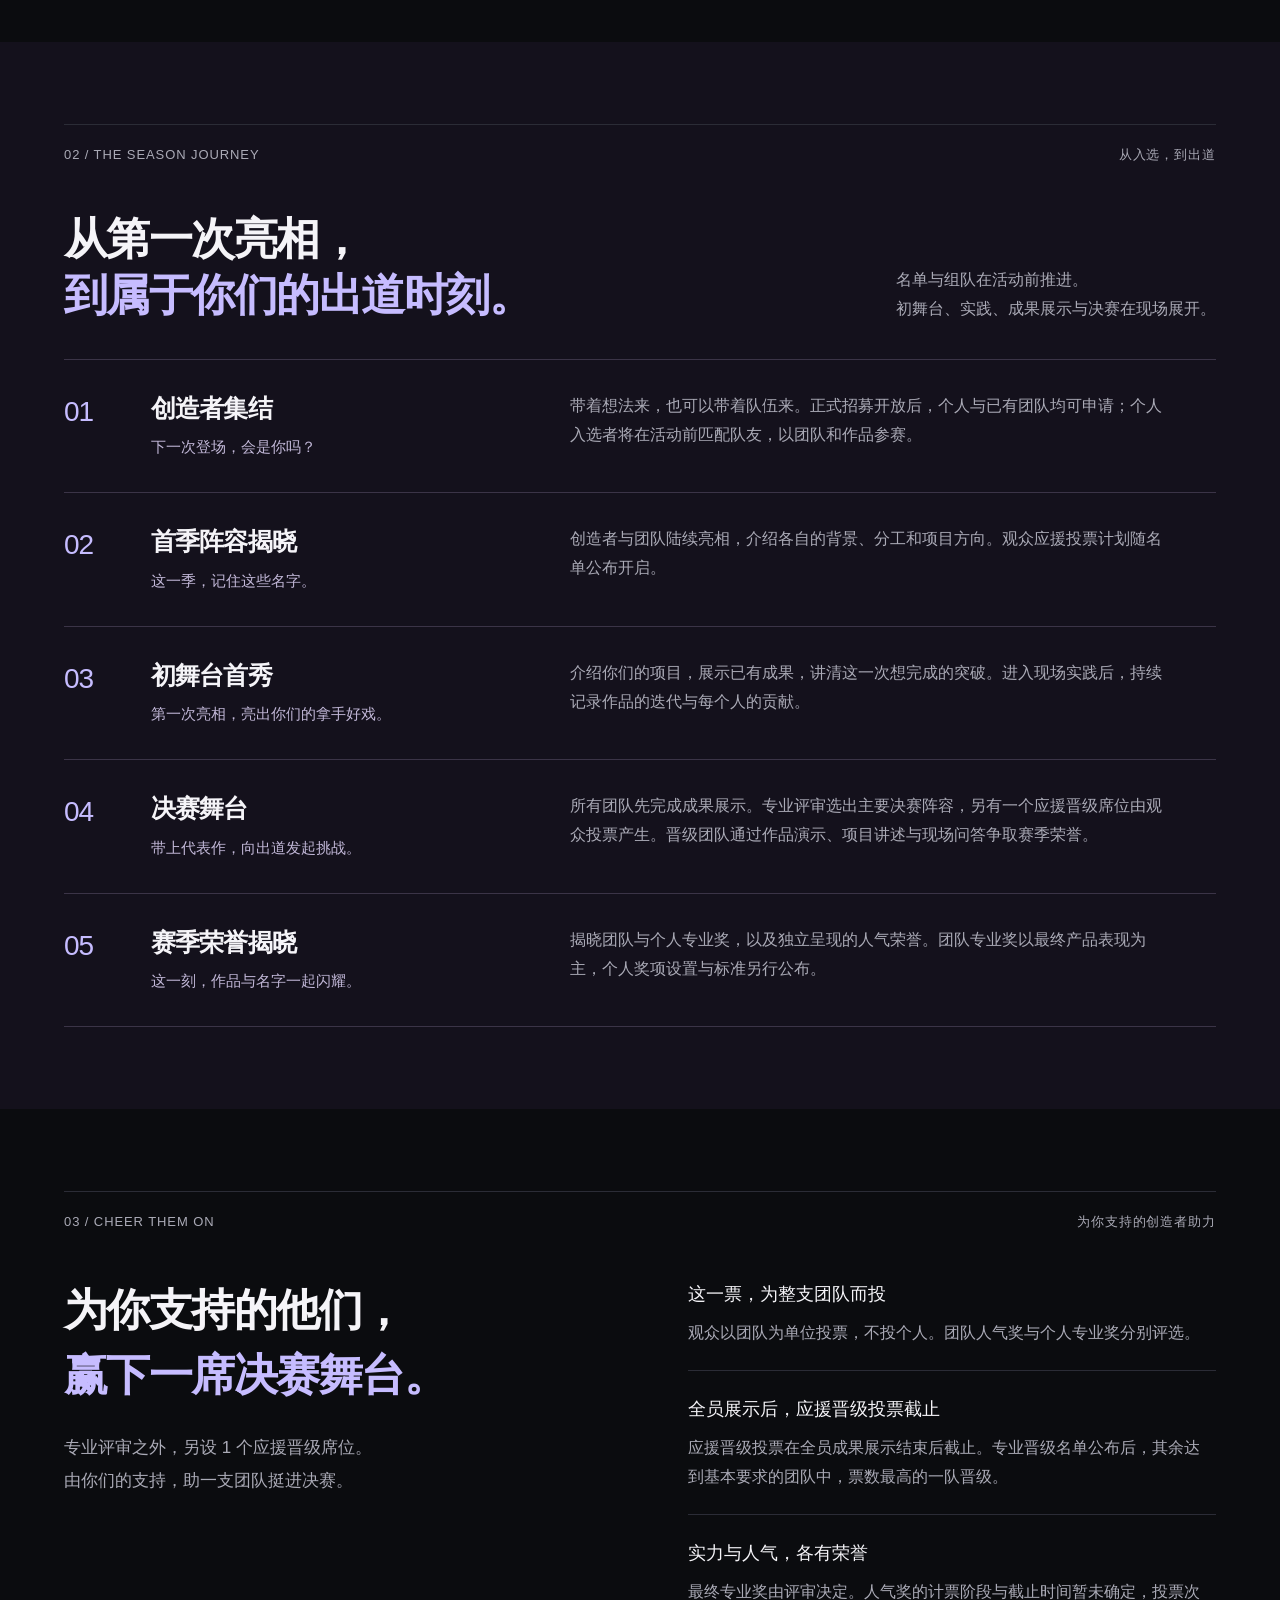
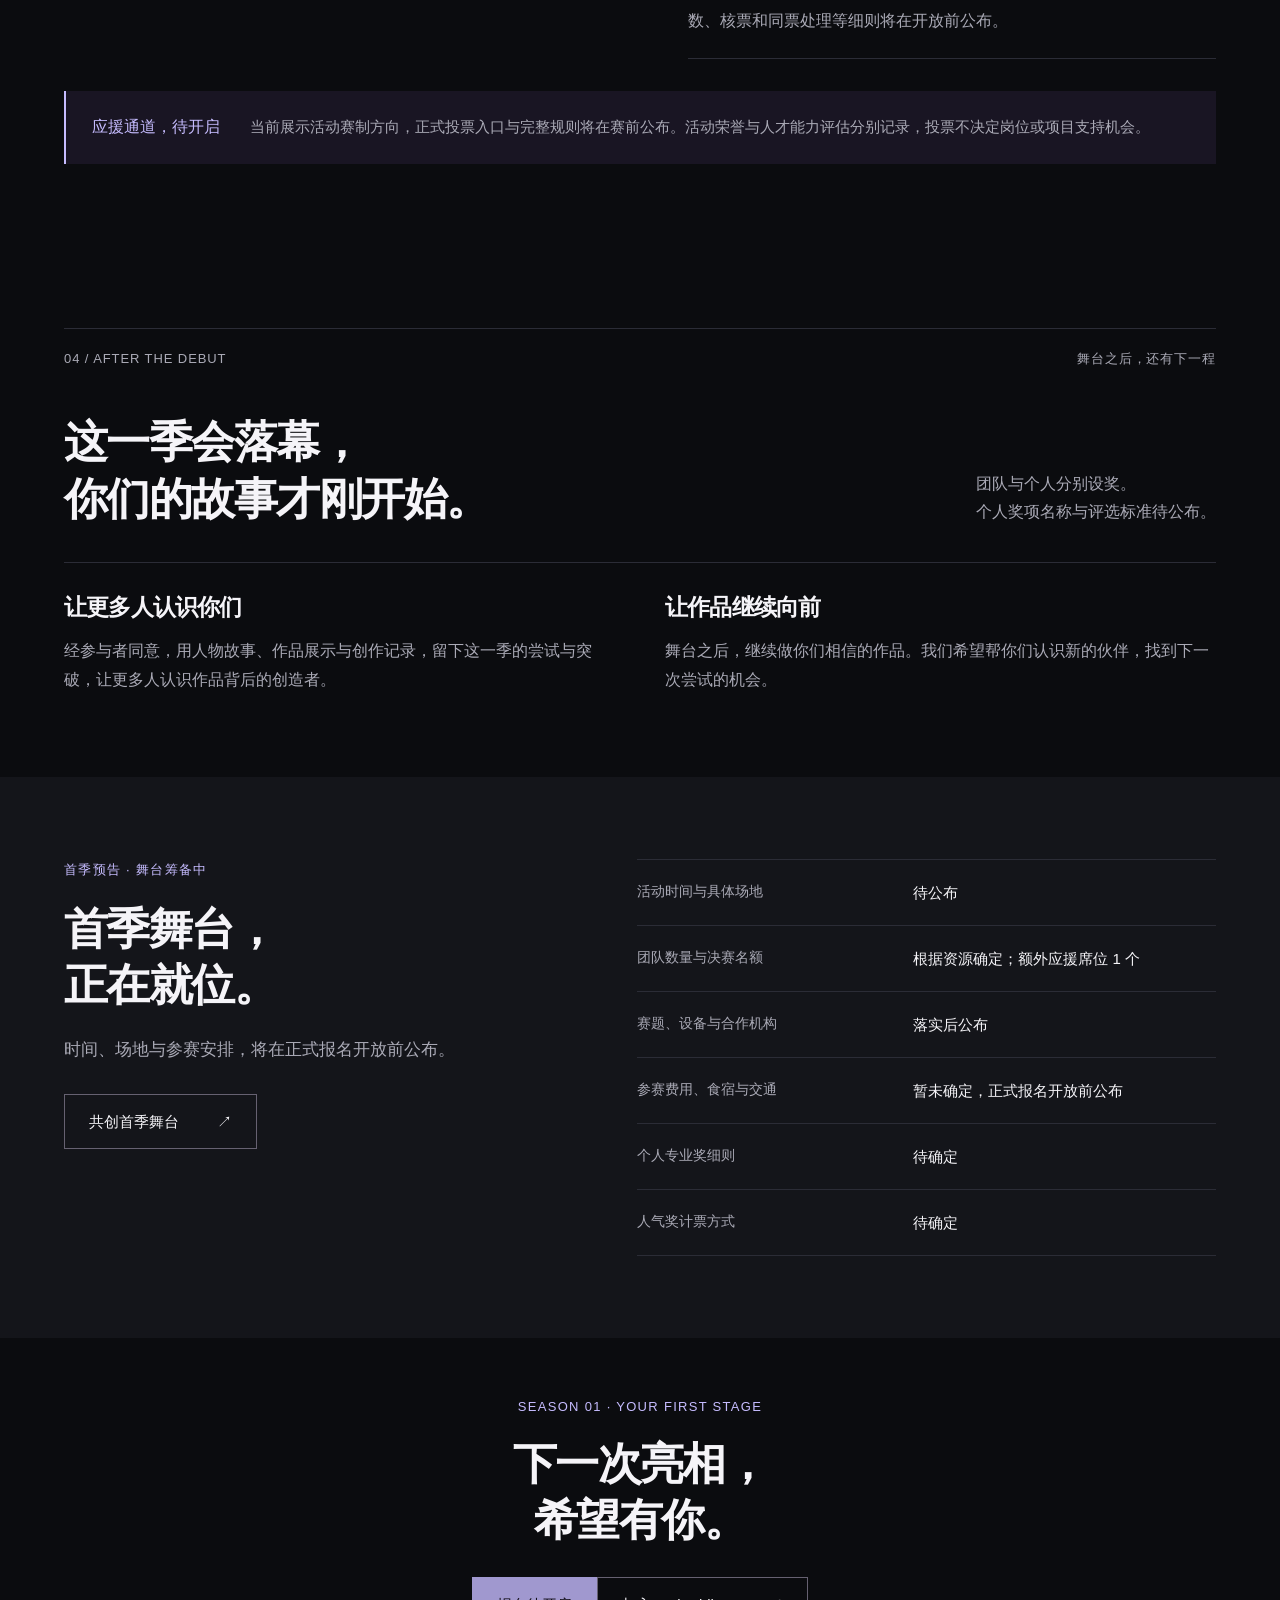
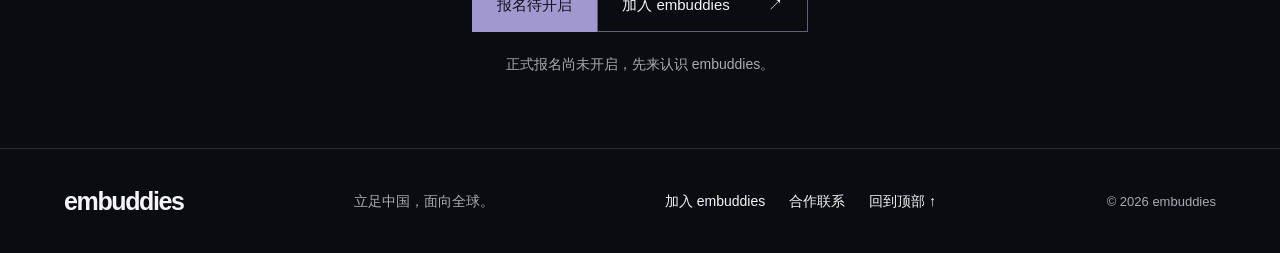
<file: zh/season-01.html>
<!doctype html><html lang="zh-CN"><head><meta charset="utf-8"><meta name="viewport" content="width=device-width,initial-scale=1"><meta name="theme-color" content="#0b0c0f"><title>Embuddy Hackathon · 上海首季</title><meta name="description" content="面向全国的三天两夜具身智能创造者活动。个人与团队报名方向、五阶段流程、分组评审与应援晋级规则。"><link rel="icon" type="image/svg+xml" href="data:image/svg+xml,%3Csvg xmlns='http://www.w3.org/2000/svg' viewBox='0 0 64 64'%3E%3Crect width='64' height='64' rx='16' fill='%230b0c0f'/%3E%3Ctext x='14' y='47' font-size='48' font-family='Arial' font-weight='bold' fill='%23c6bcff'%3Ee%3C/text%3E%3C/svg%3E"><link rel="stylesheet" href="/style.css"><script defer src="/app.js"></script><link rel="alternate" hreflang="en" href="/season-01.html"><link rel="alternate" hreflang="zh-CN" href="/zh/season-01.html"></head><body id="top"><a class="skip" href="#main">跳至正文</a><header class="site-header"><a href="/zh/index.html" class="logo" aria-label="embuddies 首页"><span class="embuddies-wordmark">embuddies</span></a><a class="language-switch" href="/season-01.html" lang="en" hreflang="en" aria-label="Switch to English">EN</a><button class="menu-button" aria-controls="navigation" aria-expanded="false" aria-label="打开导航">菜单 <span aria-hidden="true">＋</span></button><nav id="navigation" aria-label="主导航"><a href="/zh/index.html#about">About</a><a href="/zh/season-01.html" aria-current="page">Hackathon</a><a href="/zh/index.html#idols">Our Buddies</a><a href="/zh/index.html#community">Community</a><a href="/zh/partner.html">Partners</a><a href="/zh/team.html">Team</a></nav><a class="header-action" href="/zh/join.html">加入 embuddies <span aria-hidden="true">↗</span></a></header><main id="main"><section class="season-hero wrap"><a href="/zh/index.html" class="back-link">← embuddies 全球品牌</a><div class="season-hero-grid"><div><p class="eyebrow">EMBUDDY HACKATHON · SEASON 01 · SHANGHAI</p><span class="status">首季筹备中</span><h1>让创造力<br><span>被看见。</span></h1><p class="lead">一场以作品见实力的具身智能创造者选秀。</p><p class="body-copy">带着作品登场，让大家记住你的名字。<br>首季舞台，上海见。</p><p class="body-copy">这是 embuddies 旗下的独立活动板块，以项目实践、人物记录、校园应援与舞台展示连接创造者。面向全国高校学生与年轻开发者，入选者到上海线下参与。允许带想法或已有原型入场，用作品展示能力，也让团队中的每一份贡献被看见。</p><div class="actions"><button class="button primary" type="button" disabled>报名待开启</button><a class="button secondary" href="/zh/join.html">加入 embuddies<span aria-hidden="true">↗</span></a><a class="button secondary" href="/zh/partner.html?scope=season">共创首季舞台<span aria-hidden="true">↗</span></a></div><p class="fine-print">上海首季筹备中，报名时间与活动地点即将公布。</p></div><figure class="season-poster"><img src="/assets/hero.png" width="1536" height="1024" alt="Embuddy Hackathon 概念视觉" fetchpriority="high"><figcaption>Embuddy Hackathon · 上海首季筹备中</figcaption></figure></div><div class="season-facts"><div><span>举办地</span><strong>中国 · 上海</strong></div><div><span>活动形式</span><strong>3 天 2 夜 · 集中线下</strong></div><div><span>招募方向</span><strong>全国 · 个人 / 团队</strong></div><div><span>赛程日期</span><strong>待公布</strong></div></div></section>
<section class="section wrap" id="format"><div class="section-label"><span>01 / THE CHALLENGE</span><span>作品见实力，创造见真章。</span></div><div class="section-heading"><h2>带着你的想法，<br>拿出你的代表作。</h2><p>从什么起点出发，做出了哪些突破，都值得记录。</p></div><div class="rule-grid"><article><h3>选择你的挑战</h3><p>设置几个具身智能挑战方向，团队任选其一。具体赛题将结合设备与合作资源确定。</p></article><article><h3>两类赛道，各展实力</h3><p>实体演示与仿真作品均可参加，分组评审，避免直接比较不同条件下的成果。</p></article><article><h3>创作装备，提前就位</h3><p>计划提供部分设备，并允许团队自带。可借设备、申请方式和自带设备申报要求将在赛前公布。</p></article></div><p class="fine-print">须披露赛前已有成果，并记录赛期新增工作；团队专业奖重点看最终产品表现。</p></section>
<section class="section journey-section" id="journey"><div class="wrap"><div class="section-label"><span>02 / THE SEASON JOURNEY</span><span>从入选，到出道</span></div><div class="section-heading"><h2>从第一次亮相，<br><span class="accent">到属于你们的出道时刻。</span></h2><p>名单与组队在活动前推进。<br>初舞台、实践、成果展示与决赛在现场展开。</p></div><ol class="journey-list"><li><span class="journey-number" aria-hidden="true">01</span><div><h3>创造者集结</h3><p class="step-line">下一次登场，会是你吗？</p></div><p>带着想法来，也可以带着队伍来。正式招募开放后，个人与已有团队均可申请；个人入选者将在活动前匹配队友，以团队和作品参赛。</p></li><li><span class="journey-number" aria-hidden="true">02</span><div><h3>首季阵容揭晓</h3><p class="step-line">这一季，记住这些名字。</p></div><p>创造者与团队陆续亮相，介绍各自的背景、分工和项目方向。观众应援投票计划随名单公布开启。</p></li><li><span class="journey-number" aria-hidden="true">03</span><div><h3>初舞台首秀</h3><p class="step-line">第一次亮相，亮出你们的拿手好戏。</p></div><p>介绍你们的项目，展示已有成果，讲清这一次想完成的突破。进入现场实践后，持续记录作品的迭代与每个人的贡献。</p></li><li><span class="journey-number" aria-hidden="true">04</span><div><h3>决赛舞台</h3><p class="step-line">带上代表作，向出道发起挑战。</p></div><p>所有团队先完成成果展示。专业评审选出主要决赛阵容，另有一个应援晋级席位由观众投票产生。晋级团队通过作品演示、项目讲述与现场问答争取赛季荣誉。</p></li><li><span class="journey-number" aria-hidden="true">05</span><div><h3>赛季荣誉揭晓</h3><p class="step-line">这一刻，作品与名字一起闪耀。</p></div><p>揭晓团队与个人专业奖，以及独立呈现的人气荣誉。团队专业奖以最终产品表现为主，个人奖项设置与标准另行公布。</p></li></ol></div></section>
<section class="section wrap" id="voting"><div class="section-label"><span>03 / CHEER THEM ON</span><span>为你支持的创造者助力</span></div><div class="editorial-grid"><div><h2>为你支持的他们，<br><span class="accent">赢下一席决赛舞台。</span></h2><p class="body-copy">专业评审之外，另设 1 个应援晋级席位。<br>由你们的支持，助一支团队挺进决赛。</p></div><div class="voting-rules"><article><span>这一票，为整支团队而投</span><p>观众以团队为单位投票，不投个人。团队人气奖与个人专业奖分别评选。</p></article><article><span>全员展示后，应援晋级投票截止</span><p>应援晋级投票在全员成果展示结束后截止。专业晋级名单公布后，其余达到基本要求的团队中，票数最高的一队晋级。</p></article><article><span>实力与人气，各有荣誉</span><p>最终专业奖由评审决定。人气奖的计票阶段与截止时间暂未确定，投票次数、核票和同票处理等细则将在开放前公布。</p></article></div></div><div class="notice"><strong>应援通道，待开启</strong><p>当前展示活动赛制方向，正式投票入口与完整规则将在赛前公布。活动荣誉与人才能力评估分别记录，投票不决定岗位或项目支持机会。</p></div></section>
<section class="section wrap" id="debut"><div class="section-label"><span>04 / AFTER THE DEBUT</span><span>舞台之后，还有下一程</span></div><div class="section-heading"><h2>这一季会落幕，<br>你们的故事才刚开始。</h2><p>团队与个人分别设奖。<br>个人奖项名称与评选标准待公布。</p></div><div class="community-grid"><article><h3>让更多人认识你们</h3><p>经参与者同意，用人物故事、作品展示与创作记录，留下这一季的尝试与突破，让更多人认识作品背后的创造者。</p></article><article><h3>让作品继续向前</h3><p>舞台之后，继续做你们相信的作品。我们希望帮你们认识新的伙伴，找到下一次尝试的机会。</p></article></div></section>
<section class="section season-info-section" id="details"><div class="wrap info-grid"><div><p class="eyebrow">首季预告 · 舞台筹备中</p><h2>首季舞台，<br>正在就位。</h2><p class="body-copy">时间、场地与参赛安排，将在正式报名开放前公布。</p><a class="button secondary" href="/zh/partner.html?scope=season">共创首季舞台<span aria-hidden="true">↗</span></a></div><dl class="info-list"><div><dt>活动时间与具体场地</dt><dd>待公布</dd></div><div><dt>团队数量与决赛名额</dt><dd>根据资源确定；额外应援席位 1 个</dd></div><div><dt>赛题、设备与合作机构</dt><dd>落实后公布</dd></div><div><dt>参赛费用、食宿与交通</dt><dd>暂未确定，正式报名开放前公布</dd></div><div><dt>个人专业奖细则</dt><dd>待确定</dd></div><div><dt>人气奖计票方式</dt><dd>待确定</dd></div></dl></div></section>
<section class="closing wrap"><p class="eyebrow">SEASON 01 · YOUR FIRST STAGE</p><h2>下一次亮相，<br>希望有你。</h2><button class="button primary" type="button" disabled>报名待开启</button><a class="button secondary" href="/zh/join.html">加入 embuddies<span aria-hidden="true">↗</span></a><p class="fine-print">正式报名尚未开启，先来认识 embuddies。</p></section></main><footer class="site-footer"><a href="/zh/index.html" class="footer-name"><span class="embuddies-wordmark">embuddies</span></a><p>立足中国，面向全球。</p><div><a href="/zh/join.html">加入 embuddies</a><a href="/zh/partner.html">合作联系</a><a href="#top">回到顶部 ↑</a></div><small>© 2026 embuddies</small></footer></body></html>
</file>
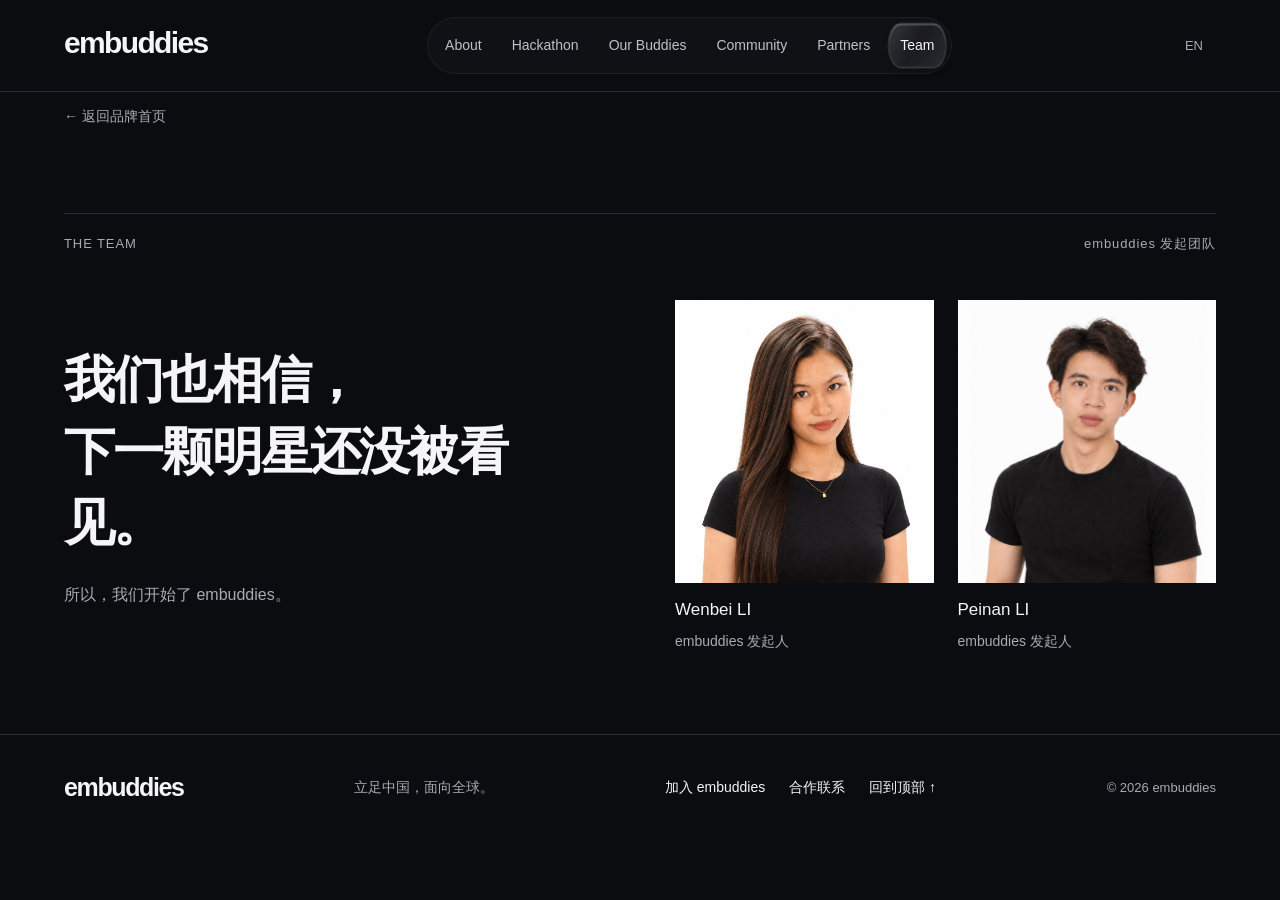
<file: zh/team.html>
<!doctype html><html lang="zh-CN"><head><meta charset="utf-8"><meta name="viewport" content="width=device-width,initial-scale=1"><meta name="theme-color" content="#0b0c0f"><title>Team — embuddies 发起团队</title><meta name="description" content="认识 embuddies 发起团队，连接具身智能创造者与真实世界的需求。"><link rel="icon" type="image/svg+xml" href="data:image/svg+xml,%3Csvg xmlns='http://www.w3.org/2000/svg' viewBox='0 0 64 64'%3E%3Crect width='64' height='64' rx='16' fill='%230b0c0f'/%3E%3Ctext x='14' y='47' font-size='48' font-family='Arial' font-weight='bold' fill='%23c6bcff'%3Ee%3C/text%3E%3C/svg%3E"><link rel="stylesheet" href="/style.css"><script defer src="/app.js"></script><link rel="alternate" hreflang="en" href="/team.html"><link rel="alternate" hreflang="zh-CN" href="/zh/team.html"></head><body id="top"><a class="skip" href="#main">跳至正文</a><header class="site-header"><a href="/zh/index.html" class="logo" aria-label="embuddies 首页"><span class="embuddies-wordmark">embuddies</span></a><a class="language-switch" href="/team.html" lang="en" hreflang="en" aria-label="Switch to English">EN</a><button class="menu-button" aria-controls="navigation" aria-expanded="false" aria-label="打开导航">菜单 <span aria-hidden="true">＋</span></button><nav id="navigation" aria-label="主导航"><a href="/zh/index.html#about">About</a><a href="/zh/season-01.html">Hackathon</a><a href="/zh/index.html#idols">Our Buddies</a><a href="/zh/index.html#community">Community</a><a href="/zh/partner.html">Partners</a><a href="/zh/team.html" aria-current="page">Team</a></nav><a class="header-action" href="/zh/join.html">加入 embuddies <span aria-hidden="true">↗</span></a></header><main id="main"><div class="wrap"><a href="/zh/index.html" class="back-link">← 返回品牌首页</a></div><section class="section wrap team-section" id="team"><div class="section-label"><span>THE TEAM</span><span>embuddies 发起团队</span></div><div class="team-layout"><div><h1>我们也相信，<br>下一颗明星还没被看见。</h1><p>所以，我们开始了 embuddies。</p></div><div class="team-portraits"><figure><div class="portrait-crop"><img src="/assets/founder-photo.jpg" width="935" height="1024" alt="Wenbei LI 肖像"></div><figcaption><strong>Wenbei LI</strong><span>embuddies 发起人</span></figcaption></figure><figure><div class="portrait-crop portrait-peinan"><img src="/assets/peinan-li-smile.png" width="1199" height="1312" alt="Peinan LI 肖像"></div><figcaption><strong>Peinan LI</strong><span>embuddies 发起人</span></figcaption></figure></div></div></section></main><footer class="site-footer"><a href="/zh/index.html" class="footer-name"><span class="embuddies-wordmark">embuddies</span></a><p>立足中国，面向全球。</p><div><a href="/zh/join.html">加入 embuddies</a><a href="/zh/partner.html">合作联系</a><a href="#top">回到顶部 ↑</a></div><small>© 2026 embuddies</small></footer></body></html>
</file>
<file: style.css>
@charset "UTF-8";
:root{color-scheme:dark;--bg:#0b0c0f;--surface:#121318;--fg:#f5f4f8;--muted:#aaaab6;--accent:#c6bcff;--line:#2b2c36;--page:1200px;--gutter:clamp(24px,5vw,72px)}
*{box-sizing:border-box}html{scroll-behavior:smooth;scroll-padding-top:96px}body{margin:0;background:var(--bg);color:var(--fg);font-family:Arial,"PingFang SC","Microsoft YaHei",sans-serif;-webkit-font-smoothing:antialiased;font-size:16px;line-height:1.8}h1,h2,h3,p,figure{margin:0}h1,h2,h3{line-height:1.3;font-weight:600;letter-spacing:-.035em}h1{font-size:clamp(42px,5.7vw,76px)}h2{font-size:clamp(30px,3.4vw,44px)}h3{font-size:23px}p{color:var(--muted)}a{color:inherit;text-decoration:none}button,input,select,textarea{font:inherit}button,a,input,textarea,select,summary{-webkit-tap-highlight-color:transparent}a,button{touch-action:manipulation}img{display:block;max-width:100%}button{cursor:pointer}button:disabled{cursor:wait;opacity:.65}[hidden]{display:none!important}a:focus-visible,button:focus-visible,input:focus-visible,select:focus-visible,textarea:focus-visible,summary:focus-visible{outline:2px solid var(--accent);outline-offset:5px}::selection{background:var(--accent);color:#15111f}.wrap{max-width:calc(var(--page) + 2*var(--gutter));padding-left:var(--gutter);padding-right:var(--gutter);margin:0 auto}.section{padding-top:82px;padding-bottom:82px}.section-label{display:flex;justify-content:space-between;gap:20px;border-top:1px solid var(--line);padding-top:18px;margin-bottom:44px;font-size:13px;letter-spacing:.07em;color:var(--muted)}.eyebrow{font-size:13px;letter-spacing:.1em;line-height:1.7;color:var(--accent)}.accent{color:var(--accent)}.lead{font-size:21px;line-height:1.8;color:var(--fg)}.fine-print{font-size:14px;line-height:1.75;color:var(--muted)}.body-copy{font-size:17px;line-height:1.9}.prose p+p{margin-top:22px}.skip{position:fixed;top:-100px;left:20px;z-index:100;background:var(--fg);color:var(--bg);padding:12px 18px}.skip:focus{top:10px}.site-header{height:92px;display:flex;align-items:center;justify-content:space-between;gap:30px;padding:0 var(--gutter);border-bottom:1px solid var(--line);max-width:1600px;margin:auto;position:relative;z-index:20;background:var(--bg)}.wordmark-frame{display:block;position:relative;overflow:hidden;aspect-ratio:2.47;width:108px;mix-blend-mode:screen}.wordmark-frame img{position:absolute;width:179%;height:auto;max-width:none;left:-23%;top:-36%}.site-header nav{display:flex;align-items:center;gap:32px;font-size:14px}.site-header nav a{padding:10px 0;color:#bfc0ca}.site-header nav a:hover,.site-header nav a[aria-current]{color:var(--fg)}.header-action{font-size:14px;border-bottom:1px solid #777183;padding:9px 0;white-space:nowrap}.header-action span{margin-left:24px}.menu-button{display:none}.button{display:inline-flex;align-items:center;justify-content:space-between;gap:38px;min-height:54px;padding:13px 24px;font-size:15px;font-weight:500;border:1px solid transparent;transition:background .18s,color .18s}.button.primary{background:var(--accent);color:#171320}.button.primary:hover{background:#e1d9ff}.button.secondary{border-color:#666171;background:transparent;color:var(--fg)}.button.secondary:hover{background:#272230}.button.text-button{padding-left:0;padding-right:0;border-bottom-color:#65616f}.actions{display:flex;flex-wrap:wrap;gap:16px;align-items:center}.back-link{display:inline-block;font-size:14px;color:var(--muted);padding:12px 0;margin-bottom:32px}.back-link:hover{color:var(--fg)}
.hero{position:relative;isolation:isolate;overflow:hidden;min-height:690px;padding-top:24px;padding-bottom:68px}.hero-top{display:flex;justify-content:space-between;gap:20px;font-size:12px;letter-spacing:.065em;color:var(--muted)}.hero-copy{position:relative;max-width:760px;margin-top:72px}.hero h1{font-size:clamp(56px,6.7vw,92px);line-height:1.13;margin:22px 0 25px;font-weight:600}.hero h1 span{color:var(--accent)}.hero-position{font-size:20px;line-height:1.8;color:var(--fg);max-width:600px}.hero-intro{margin-top:6px;font-size:17px}.hero .actions{margin-top:32px}.hero .fine-print{margin-top:17px;font-size:13px}.hero-art{position:absolute;z-index:-1;right:-80px;top:60px;width:60%;height:550px;opacity:.8;mask-image:linear-gradient(to right,transparent,#000 26%);-webkit-mask-image:linear-gradient(to right,transparent,#000 26%)}.hero-art img{width:100%;height:100%;object-fit:contain;mix-blend-mode:screen}.season-banner{display:flex;align-items:center;justify-content:space-between;gap:25px;padding-top:26px;padding-bottom:26px;background:#1a1626;border-top:1px solid #443c56;border-bottom:1px solid #443c56}.season-banner strong{font-size:22px;font-weight:500}.season-banner>span:last-child{font-size:14px;color:#d0c8e5}.season-banner b{font-size:22px;margin-left:18px}.season-banner:hover{background:#221c31}.editorial-grid{display:grid;grid-template-columns:1.05fr 1fr;gap:70px}.editorial-grid h2{line-height:1.5}.prose{max-width:570px}.brand-pillars{display:grid;grid-template-columns:repeat(3,1fr);gap:38px;margin-top:54px;padding-top:30px;border-top:1px solid var(--line)}.brand-pillars article>span{color:var(--accent);font-size:14px}.brand-pillars h3{font-size:21px;margin:10px 0 12px}.brand-footnote{margin-top:36px;font-size:14px}.roster-section{background:#15121d}.roster-layout{display:grid;grid-template-columns:1fr 1fr;gap:70px;align-items:center}.display-en{font-size:clamp(40px,5.4vw,72px);letter-spacing:-.04em}.roster-line{font-size:27px;color:var(--accent);line-height:1.65;margin-top:20px}.roster-invitation{padding-left:45px;border-left:1px solid #4c435e}.roster-invitation h3{font-size:30px;margin:17px 0}.roster-invitation .button{margin-top:26px}.section-heading{display:flex;justify-content:space-between;align-items:end;gap:45px;margin-bottom:35px}.section-heading>p{max-width:450px;font-size:16px}.community-grid{display:grid;grid-template-columns:1fr 1fr;gap:50px;border-top:1px solid var(--line);padding-top:30px}.community-grid h3{margin-bottom:14px}.community-grid+.fine-print{margin-top:30px}.partner-band{background:#121317}.partner-band .button{margin-top:26px}.partner-band .fine-print{margin-top:24px}.team-layout{display:grid;grid-template-columns:1fr 1fr;gap:70px;align-items:center}.team-layout>div>p{max-width:380px;margin-top:22px}.team-portraits{display:grid;grid-template-columns:1fr 1fr;gap:24px}.team-portraits img{width:100%;height:auto;aspect-ratio:4/5;object-fit:cover;object-position:top;background:#fff}.team-portraits figcaption{font-size:14px;padding-top:12px;color:var(--muted)}.closing{padding-top:58px;padding-bottom:72px;text-align:center}.closing h2{margin:18px 0 28px}.closing .actions{justify-content:center}.closing>.fine-print{margin-top:20px}.site-footer{max-width:1600px;padding:30px var(--gutter);margin:auto;border-top:1px solid var(--line);display:flex;align-items:center;justify-content:space-between;gap:24px;flex-wrap:wrap;font-size:14px}.footer-name{font-size:25px;font-weight:700;letter-spacing:-1px}.site-footer div{display:flex;gap:24px}.site-footer small{font-size:13px;color:var(--muted)}
.season-hero{padding-top:26px;padding-bottom:40px}.season-hero-grid{display:grid;grid-template-columns:1.3fr .7fr;gap:80px;align-items:center}.status{display:inline-block;padding:4px 11px;border:1px solid #625770;color:#d9d0ef;font-size:13px;margin:18px 0}.season-hero h1{margin:5px 0 22px}.season-hero h1 span{color:var(--accent)}.season-hero .body-copy{margin-top:17px;max-width:610px}.season-hero .actions{margin-top:30px}.season-hero .fine-print{margin-top:16px}.season-poster{max-width:345px;justify-self:end;transform:rotate(2deg)}.season-poster img{width:100%;height:auto}.season-poster figcaption{font-size:12px;margin-top:12px;color:var(--muted);line-height:1.6}.season-facts{display:grid;grid-template-columns:repeat(4,1fr);gap:20px;margin-top:55px;border-top:1px solid var(--line);border-bottom:1px solid var(--line);padding:23px 0}.season-facts span{display:block;font-size:13px;color:var(--muted);margin-bottom:4px}.season-facts strong{font-size:17px;font-weight:500}.rule-grid{display:grid;grid-template-columns:repeat(3,1fr);gap:40px;padding-top:22px}.rule-grid h3{font-size:22px;margin-bottom:16px}.journey-section{background:#14111c}.journey-list{margin:0;padding:0;list-style:none}.journey-list li{display:grid;grid-template-columns:55px minmax(190px,.9fr) 1.5fr;gap:32px;border-top:1px solid #3b3447;padding:32px 0;align-items:start}.journey-list li:last-child{border-bottom:1px solid #3b3447}.journey-number{color:var(--accent);font-size:28px;line-height:1.4;letter-spacing:-1px}.journey-list h3{font-size:25px}.journey-list .step-line{margin-top:9px;font-size:15px;color:#c2b8d8}.journey-list li>p{font-size:16px;max-width:600px}.voting-rules article{padding:0 0 22px;margin-bottom:22px;border-bottom:1px solid var(--line)}.voting-rules article:last-child{margin:0}.voting-rules article>span{font-size:18px;color:var(--fg);display:block;margin-bottom:9px}.editorial-grid>.body-copy,.editorial-grid>div>.body-copy{margin-top:24px}.notice{display:flex;gap:30px;margin-top:32px;padding:22px 26px;background:#191523;border-left:2px solid var(--accent)}.notice strong{white-space:nowrap;color:var(--accent);font-weight:500}.notice p{font-size:15px}.season-info-section{background:#14151a}.info-grid{display:grid;grid-template-columns:1fr 1.15fr;gap:70px}.info-grid h2{margin:20px 0}.info-grid .button{margin-top:28px}.info-list{margin:0}.info-list>div{padding:19px 0;border-bottom:1px solid var(--line);display:grid;grid-template-columns:1fr 1.2fr;gap:24px}.info-list>div:first-child{border-top:1px solid var(--line)}.info-list dt{color:var(--muted);font-size:14px}.info-list dd{margin:0;font-size:15px}
.form-page{padding-top:22px;padding-bottom:90px}.form-layout{display:grid;grid-template-columns:.85fr 1.3fr;gap:70px;align-items:start}.form-intro{position:sticky;top:35px}.form-intro h1{font-size:clamp(36px,4vw,52px);margin:21px 0}.form-intro>.lead{font-size:21px;margin-bottom:14px}.form-intro>p{max-width:380px}.form-context{border-top:1px solid var(--line);padding-top:25px;margin:30px 0}.form-context>span{font-size:13px;color:var(--accent);letter-spacing:.06em}.form-context p{margin-top:12px}.form-surface{background:#14151b;padding:34px;border:1px solid var(--line)}.form-heading{margin-bottom:32px}.form-heading h2{font-size:28px}.form-heading p{margin-top:8px;font-size:15px}.form-grid{display:grid;grid-template-columns:1fr 1fr;gap:23px 20px}.field.full-width{grid-column:1/-1}.field label{display:block;font-size:15px;margin-bottom:9px;color:var(--fg)}.required-mark{color:var(--accent)}.optional{font-size:12px;color:var(--muted);margin-left:5px}.field input,.field select,.field textarea{width:100%;min-width:0;min-height:48px;padding:11px 12px;border:1px solid #53535f;background:#0e0f13;color:var(--fg);border-radius:0;font-size:16px;line-height:1.5}.field input::placeholder,.field textarea::placeholder{color:#92929f}.field textarea{resize:vertical;min-height:115px}.consent{display:flex;align-items:start;gap:11px;margin-top:28px;font-size:14px;line-height:1.8}.consent input{flex-shrink:0;width:18px;height:18px;margin:4px 0 0;accent-color:var(--accent)}.form-privacy{font-size:13px;margin:10px 0 0 29px}.form-actions{display:flex;align-items:center;flex-wrap:wrap;gap:18px;margin-top:28px}.form-actions p{font-size:13px}.form-feedback{font-size:15px;margin-top:20px;color:#f4b2c4}.honeypot{position:absolute;left:-9999px;width:1px;height:1px;overflow:hidden}.success-panel h2{margin:20px 0;font-size:30px}.success-panel p{margin-bottom:16px}.success-panel .button{margin-top:20px}.submission-reference{font-size:14px;color:var(--accent)}
.admin-page{max-width:1300px;margin:auto;padding:45px 30px}.admin-page h1{font-size:36px}.admin-page .field{max-width:400px;margin:25px 0}.admin-toolbar{display:flex;align-items:center;justify-content:space-between;gap:25px;flex-wrap:wrap;margin:30px 0}.admin-toolbar select{background:#171820;color:var(--fg);padding:10px;border:1px solid #555}.admin-record{border:1px solid var(--line);padding:24px;margin:20px 0;background:var(--surface)}.admin-record header{display:flex;justify-content:space-between;gap:20px;flex-wrap:wrap}.admin-record h3{font-size:22px}.admin-record dl{display:grid;grid-template-columns:160px 1fr;gap:8px 20px;font-size:15px}.admin-record dt{color:var(--muted)}.admin-record dd{margin:0;white-space:pre-wrap;overflow-wrap:anywhere}.admin-record .admin-update{display:flex;align-items:start;gap:16px;flex-wrap:wrap}.admin-update textarea{flex:1;min-width:240px;background:#0e0f13;color:var(--fg);border:1px solid #555;padding:12px}.admin-update select{padding:10px}.admin-status{font-size:14px;color:var(--accent)}
@media(min-width:1600px){.hero-art{right:-10px;width:55%}}
@media(max-width:1000px){.editorial-grid,.team-layout,.roster-layout,.info-grid{gap:40px}.season-hero-grid{gap:40px;grid-template-columns:1.2fr .8fr}.form-layout{gap:32px;grid-template-columns:.7fr 1.3fr}.hero-art{right:-140px;width:75%;opacity:.55}.hero-copy{max-width:720px}.season-banner{flex-wrap:wrap}.season-banner>span:last-child{margin-left:auto}.form-surface{padding:26px}}
@media(max-width:760px){html{scroll-padding-top:30px}.site-header{height:76px;gap:20px}.wordmark-frame{width:90px}.header-action{display:none}.menu-button{display:flex;gap:20px;align-items:center;border:0;background:none;color:var(--fg);padding:10px 0;font-size:15px}.site-header nav{display:none;position:absolute;top:75px;left:0;right:0;padding:22px var(--gutter);background:#14151b;border-bottom:1px solid #444;flex-direction:column;align-items:stretch;gap:10px}.site-header nav.open{display:flex}.site-header nav a{min-height:44px}.hero{min-height:670px;padding-top:22px;padding-bottom:45px}.hero-top{font-size:11px;align-items:start}.hero-top>span:first-child{max-width:170px}.hero-top>span:last-child{white-space:nowrap}.hero-copy{margin-top:62px}.hero h1{font-size:clamp(44px,10.5vw,68px);letter-spacing:-.045em}.hero-position{font-size:18px;max-width:340px}.hero-intro{font-size:16px}.hero-art{right:-115px;top:195px;width:110%;height:460px;opacity:.26}.hero-copy>.eyebrow{font-size:12px}.hero .fine-print{max-width:310px}.actions{gap:12px}.button{padding:12px 19px;font-size:14px;gap:24px;min-height:50px}.season-banner{display:flex;flex-direction:column;align-items:start;gap:12px;padding-top:25px;padding-bottom:25px}.season-banner>span:last-child{margin-left:0}.season-banner strong{font-size:22px}.section{padding-top:54px;padding-bottom:54px}.section-label{margin-bottom:30px;font-size:12px;align-items:start;gap:16px}.section-label>span:last-child{text-align:right;max-width:45%}.editorial-grid,.roster-layout,.team-layout,.info-grid,.form-layout{grid-template-columns:1fr;gap:28px}.editorial-grid h2{line-height:1.4}.prose .lead{font-size:20px}.brand-pillars,.rule-grid{grid-template-columns:1fr;gap:26px;margin-top:32px;padding-top:26px}.brand-pillars article,.rule-grid article{max-width:600px}.brand-pillars h3{font-size:21px}.roster-line{font-size:23px}.roster-invitation{padding:25px 0 0;border-left:0;border-top:1px solid #4c435e}.roster-invitation h3{font-size:28px}.section-heading{flex-direction:column;align-items:start;gap:22px;margin-bottom:28px}.community-grid{grid-template-columns:1fr;gap:27px;padding-top:25px}.community-grid h3{font-size:22px}.team-portraits{gap:16px;max-width:480px}.team-layout>div>p{margin-top:15px}.closing{padding-top:42px;padding-bottom:52px}.closing h2{font-size:30px}.site-footer{gap:18px;padding-top:24px;padding-bottom:24px}.site-footer div{width:100%;gap:23px;flex-wrap:wrap}.site-footer>p{font-size:13px}.site-footer small{font-size:12px}.season-hero{padding-top:15px}.season-hero-grid{grid-template-columns:1fr;gap:34px}.season-hero h1{font-size:clamp(42px,10vw,64px)}.season-poster{max-width:260px;justify-self:center;transform:rotate(1deg)}.season-poster figcaption{font-size:12px}.season-facts{grid-template-columns:1fr 1fr;margin-top:35px;gap:22px 18px}.season-facts strong{font-size:16px}.rule-grid{margin-top:0;padding-top:6px}.journey-list li{grid-template-columns:38px 1fr;gap:10px 15px;padding:26px 0}.journey-list li>p{grid-column:2}.journey-list h3{font-size:24px}.journey-number{font-size:25px}.journey-list .step-line{margin-top:6px}.notice{flex-direction:column;gap:7px;padding:20px}.info-list>div{grid-template-columns:1fr;gap:5px}.form-intro{position:static}.form-intro h1{font-size:38px}.form-context{margin:22px 0;padding-top:18px}.form-intro>.fine-print{font-size:14px}.form-surface{padding:24px 20px}.form-grid{grid-template-columns:1fr}.form-page{padding-bottom:55px}.form-heading h2{font-size:26px}.form-actions .button{width:100%}.admin-record dl{grid-template-columns:1fr;gap:4px}.admin-record dd{margin-bottom:12px}.admin-page{padding:28px 20px}.admin-update textarea{min-width:100%}}
@media(prefers-reduced-motion:reduce){html{scroll-behavior:auto}*,*::before,*::after{transition:none!important;animation:none!important}}

.team-section h1{font-size:clamp(32px,4vw,54px);line-height:1.4;font-weight:600;margin:0}.team-section{min-height:65vh}

.portrait-crop{aspect-ratio:935/1024;overflow:hidden;background:#fff}.team-portraits .portrait-crop img{display:block;width:100%;height:100%;aspect-ratio:auto;object-fit:cover}.portrait-peinan img{transform:scale(1.12);transform-origin:50% 10%}.team-portraits figcaption strong{display:block;color:var(--fg);font-size:17px;font-weight:500}.team-portraits figcaption span{display:block;margin-top:4px}


/* Emil review: responsive feedback, legible forms, quiet motion. */
:root{--ease-out:cubic-bezier(.23,1,.32,1)}
h1,h2,h3{text-wrap:balance}p{text-wrap:pretty}
.button,.menu-button{transition:transform 140ms var(--ease-out),background-color 160ms ease,color 160ms ease}
.button:active:not(:disabled),.menu-button:active{transform:scale(.97)}
.button:disabled{cursor:progress;opacity:.8}
.button.is-pending{box-shadow:inset 0 0 0 2px rgba(0,0,0,.15)}
.form-feedback{min-height:1.8em;color:var(--muted)}
.form-feedback[data-state="error"]{color:#f4b2c4}
.form-surface{border-radius:12px}
.field input,.field select,.field textarea{border-radius:6px}
.field:focus-within label{color:var(--accent)}
.field-hint{font-size:13px;line-height:1.6;margin-top:8px;color:var(--muted)}
.field input:user-invalid,.field select:user-invalid,.consent input:user-invalid{border-color:#f4b2c4;outline-color:#f4b2c4}
.site-footer a{display:inline-flex;align-items:center;min-height:44px}
.team-section{padding-top:40px;min-height:0;padding-bottom:80px}
.form-intro h1{font-size:clamp(34px,3.2vw,46px);line-height:1.4}
.form-intro h1 span{white-space:nowrap}
#format>.fine-print{margin-top:28px;max-width:760px}
.nav-glass{display:none;pointer-events:none}
@media(min-width:761px){
 .site-header nav{position:relative;isolation:isolate;gap:6px;padding:5px;border-radius:32px;background:rgba(255,255,255,.025);border:1px solid rgba(255,255,255,.055);flex-shrink:0}
 .site-header nav a{position:relative;z-index:1;padding:10px 17px;border-radius:24px;white-space:nowrap;transition:color 160ms ease}
 .nav-glass{display:block;position:absolute;z-index:0;left:0;top:0;width:100px;height:44px;transform-origin:0 0;border-radius:24px;opacity:0;background:linear-gradient(135deg,rgba(255,255,255,.16),rgba(215,206,255,.06) 48%,rgba(255,255,255,.11));border:1px solid rgba(255,255,255,.23);box-shadow:inset 0 1px 1px rgba(255,255,255,.3),0 4px 12px rgba(0,0,0,.15);backdrop-filter:blur(14px) saturate(150%);-webkit-backdrop-filter:blur(14px) saturate(150%);transition:transform 240ms var(--ease-out),opacity 140ms ease}
 .nav-glass.is-visible{opacity:1}.nav-glass.is-instant{transition:none}
}
@media(min-width:761px) and (max-width:1000px){.site-header{gap:12px}.site-header nav a{padding:10px 10px}.site-header nav{gap:2px}.header-action span{margin-left:10px}}
@media(max-width:760px){
 .menu-button{min-width:72px;min-height:44px;justify-content:space-between}
 .site-header nav{border-radius:0 0 16px 16px;box-shadow:0 18px 30px rgba(0,0,0,.3)}
 .site-header nav a{padding:10px 14px;border-radius:8px}
 .site-header nav a[aria-current]{background:rgba(198,188,255,.12);color:var(--fg)}
 .hero{min-height:0;padding-bottom:64px}.hero-copy{margin-top:48px}
 .team-section{padding-top:24px;padding-bottom:54px}
 .form-intro h1{font-size:clamp(30px,7.5vw,38px)}
 .journey-list h3{font-size:22px}
 .form-heading{margin-bottom:24px}
}
@media(hover:hover) and (pointer:fine){
 .site-header nav a:hover{color:#fff}
 .field input:hover,.field select:hover,.field textarea:hover{border-color:#878291}
}
@media(hover:none){
 .button.primary:hover{background:var(--accent)}.button.secondary:hover{background:transparent}.season-banner:hover{background:#1a1626}
}
html.keyboard-input{scroll-behavior:auto}
.keyboard-input .button,.keyboard-input .menu-button,.keyboard-input .nav-glass,.keyboard-input .site-header nav a{transition:none}
@media(prefers-reduced-motion:reduce){.button:active:not(:disabled),.menu-button:active{transform:none}.nav-glass{transition:none}}

/* Mobile menu: transitions can reverse immediately during rapid toggles. */
@media(max-width:760px){
 .site-header nav{display:flex;visibility:hidden;pointer-events:none;opacity:0;transform:scale(.98);transform-origin:calc(100% - var(--gutter)) 0;transition:opacity 120ms var(--ease-out),transform 120ms var(--ease-out),visibility 0s 120ms}
 .site-header nav.open{visibility:visible;pointer-events:auto;opacity:1;transform:scale(1);transition:opacity 180ms var(--ease-out),transform 180ms var(--ease-out),visibility 0s}
 .keyboard-input .site-header nav{transition:none}
}
@media(max-width:760px) and (prefers-reduced-motion:reduce){
 .site-header nav,.site-header nav.open{transform:none;transition:opacity 100ms var(--ease-out),visibility 0s 100ms!important}
 .site-header nav.open{transition:opacity 100ms var(--ease-out),visibility 0s!important}
 .keyboard-input .site-header nav{transition:none!important}
}

/* Bilingual navigation and English editorial rhythm. */
.site-header .logo{order:0}.site-header nav{order:1}.site-header .header-action{order:2}.language-switch{order:3;display:inline-flex;align-items:center;justify-content:center;min-width:44px;min-height:44px;flex-shrink:0;font-size:13px;color:var(--muted);border-radius:22px}.language-switch:hover{color:var(--fg);background:rgba(255,255,255,.06)}.site-header .menu-button{order:4}
html:lang(en) h1,html:lang(en) h2,html:lang(en) h3{text-wrap:balance}
html:lang(en) .hero h1{font-size:clamp(48px,6vw,82px);line-height:1.06;max-width:780px}
html:lang(en) .hero-copy{max-width:800px}
html:lang(en) .hero-position{max-width:520px;line-height:1.6}
html:lang(en) .editorial-grid h2{line-height:1.15}
html:lang(en) .form-intro h1{line-height:1.12}
html:lang(en) .form-intro h1 span{white-space:normal}
html:lang(en) .team-layout h1{font-size:clamp(36px,4.2vw,58px);line-height:1.12}
html:lang(en) .season-hero h1{line-height:1.08;font-size:clamp(42px,5.5vw,72px)}
html:lang(en) .journey-list h3{font-size:clamp(23px,2.4vw,32px)}
html:lang(en) .hero-top>span:last-child{white-space:normal;text-align:right;max-width:180px}
@media(min-width:761px) and (max-width:1100px){.site-header .header-action{display:none}}
@media(max-width:760px){.site-header{gap:14px}.site-header .logo{margin-right:auto}.language-switch{min-width:44px}.site-header .menu-button{gap:10px}html:lang(en) .hero h1{font-size:clamp(42px,10vw,64px)}html:lang(en) .hero-top{font-size:10px;gap:14px}html:lang(en) .hero-top>span:last-child{max-width:130px}html:lang(en) .hero-copy{margin-top:48px}html:lang(en) .season-hero h1{font-size:clamp(40px,10vw,64px)}html:lang(en) .section-label{font-size:11px}}

.wordmark-text{display:block;font-size:34px;font-weight:800;letter-spacing:-.055em;line-height:1}
@media(max-width:760px){.wordmark-text{font-size:29px}}

/* Use the supplied artwork unchanged; crop its whitespace in the layout. */
.brand-image{display:block;position:relative;overflow:hidden;width:108px;aspect-ratio:1036/330;mix-blend-mode:screen}
.brand-image img{position:absolute;max-width:none;width:148.263%;height:auto;left:-24.035%;top:-100%;filter:invert(1);mix-blend-mode:screen}
.footer-name .brand-image{width:90px}
@media(max-width:760px){.logo .brand-image{width:90px}}

.embuddies-wordmark{font-size:30px;line-height:1;font-weight:700;letter-spacing:-.055em}.footer-name .embuddies-wordmark{font-size:25px}.program-links{display:grid;grid-template-columns:1fr 1fr;gap:24px;padding-top:24px;padding-bottom:32px}.program-links>a{padding:28px;border:1px solid var(--line);background:var(--surface)}.program-links h3{margin:14px 0 8px}.program-links>a:hover{border-color:var(--accent)}.program-actions{margin-top:30px}
@media(min-width:761px){.site-header nav a{padding-left:12px;padding-right:12px}.site-header{gap:18px}.site-header .header-action{display:none}}
@media(max-width:760px){.embuddies-wordmark{font-size:27px}.program-links{grid-template-columns:1fr;gap:16px}.program-links>a{padding:24px}}
</file>
